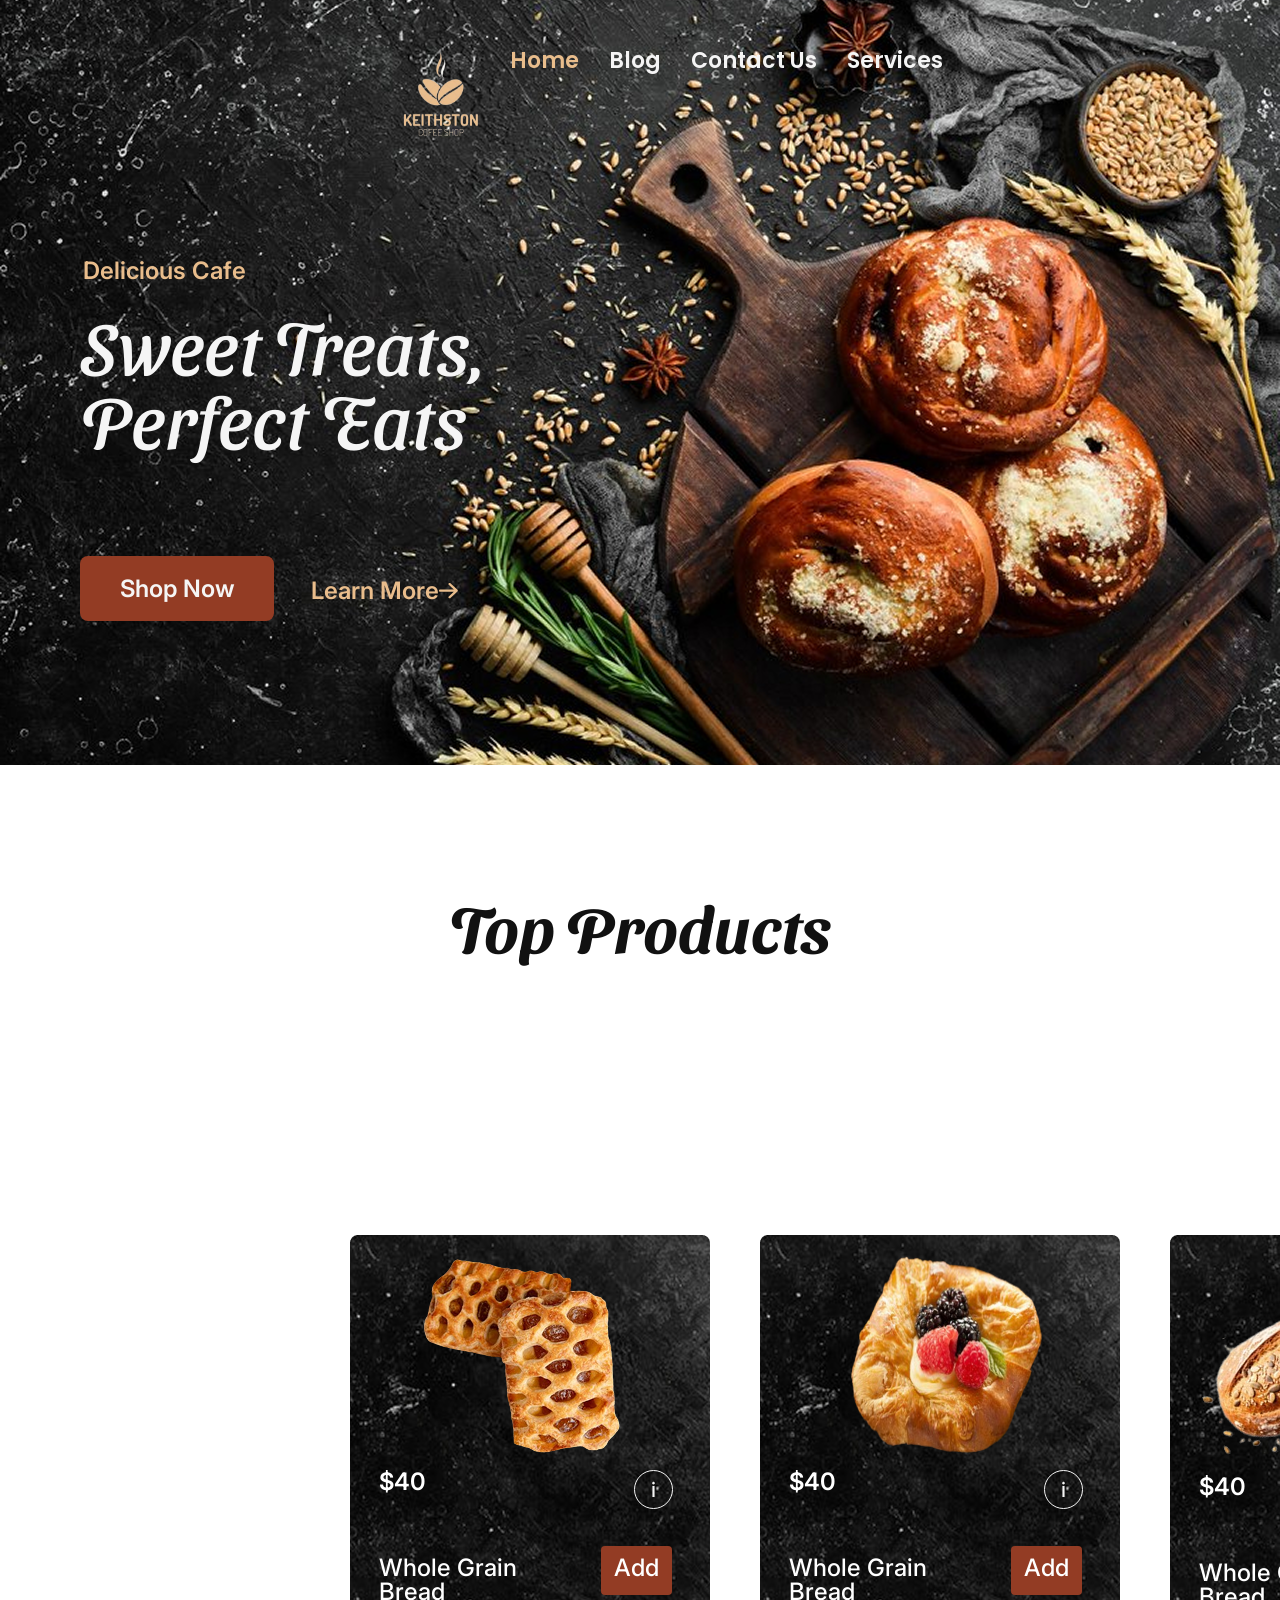
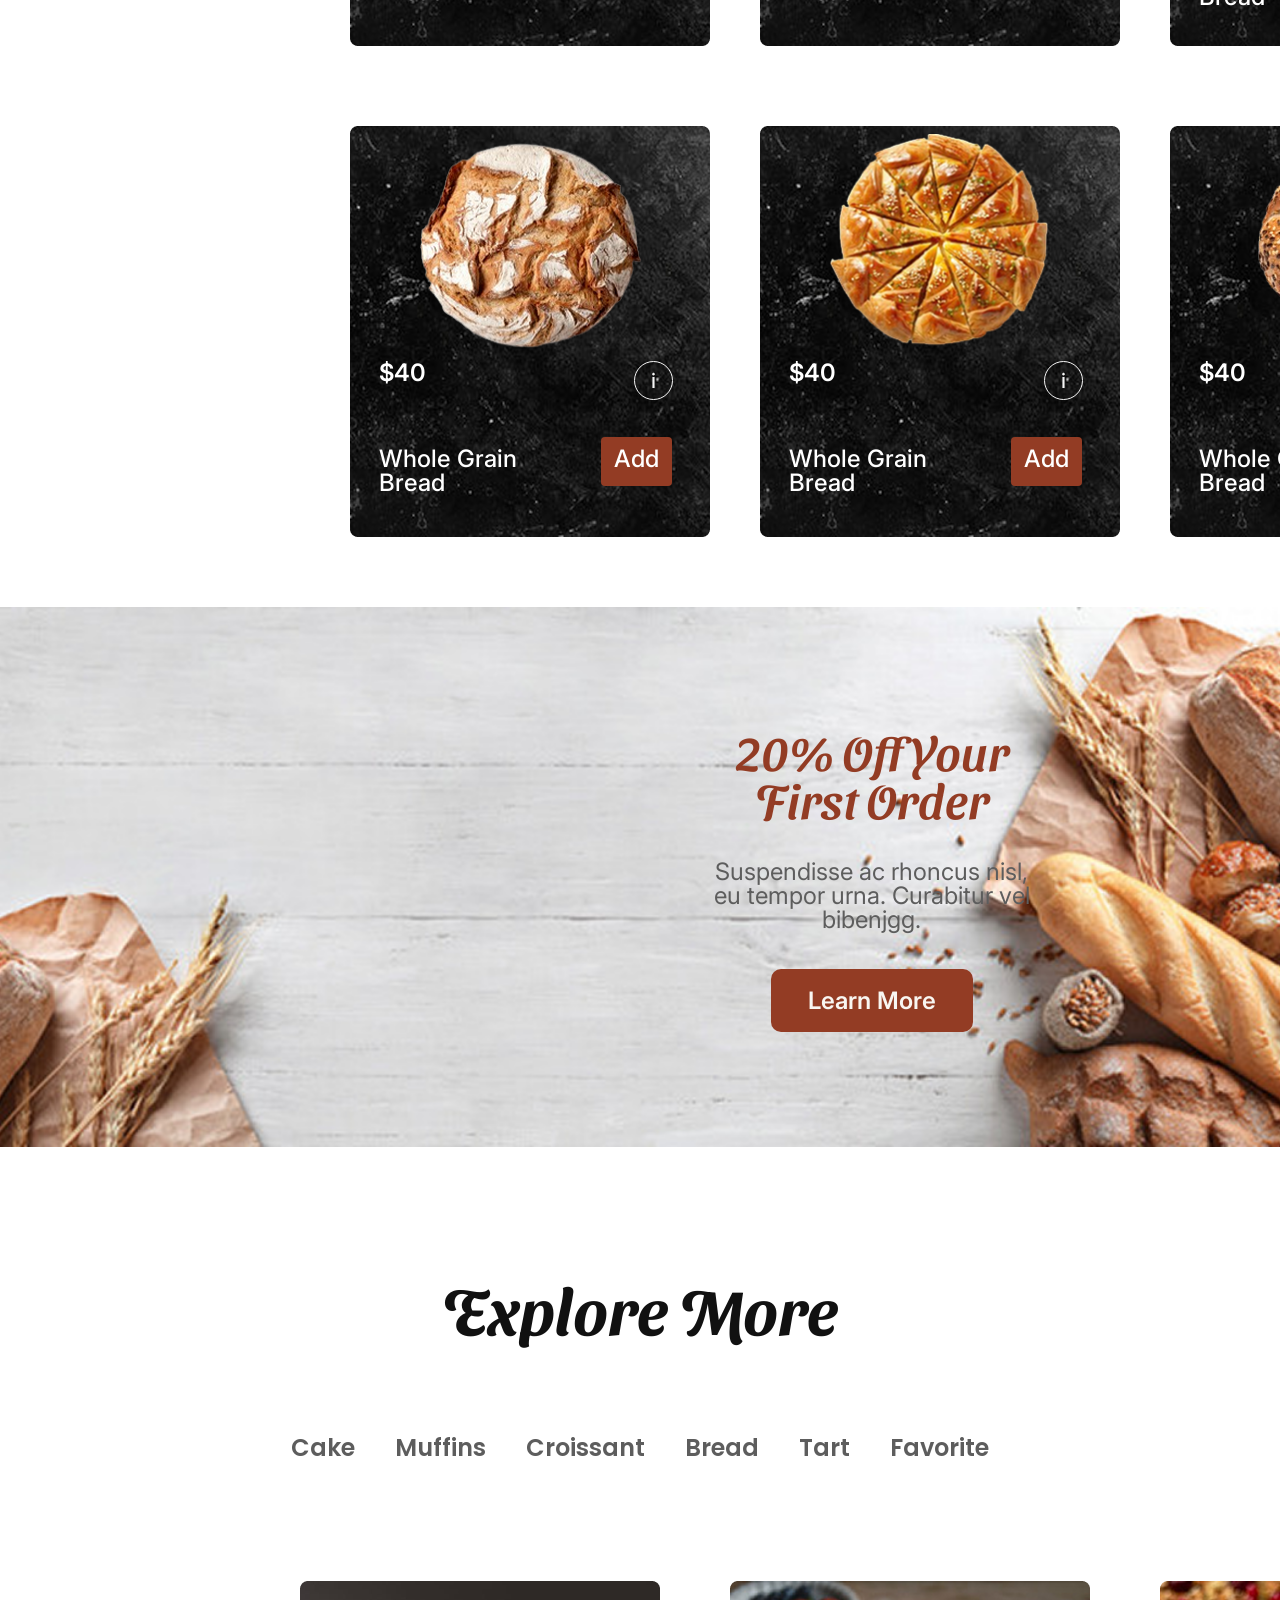
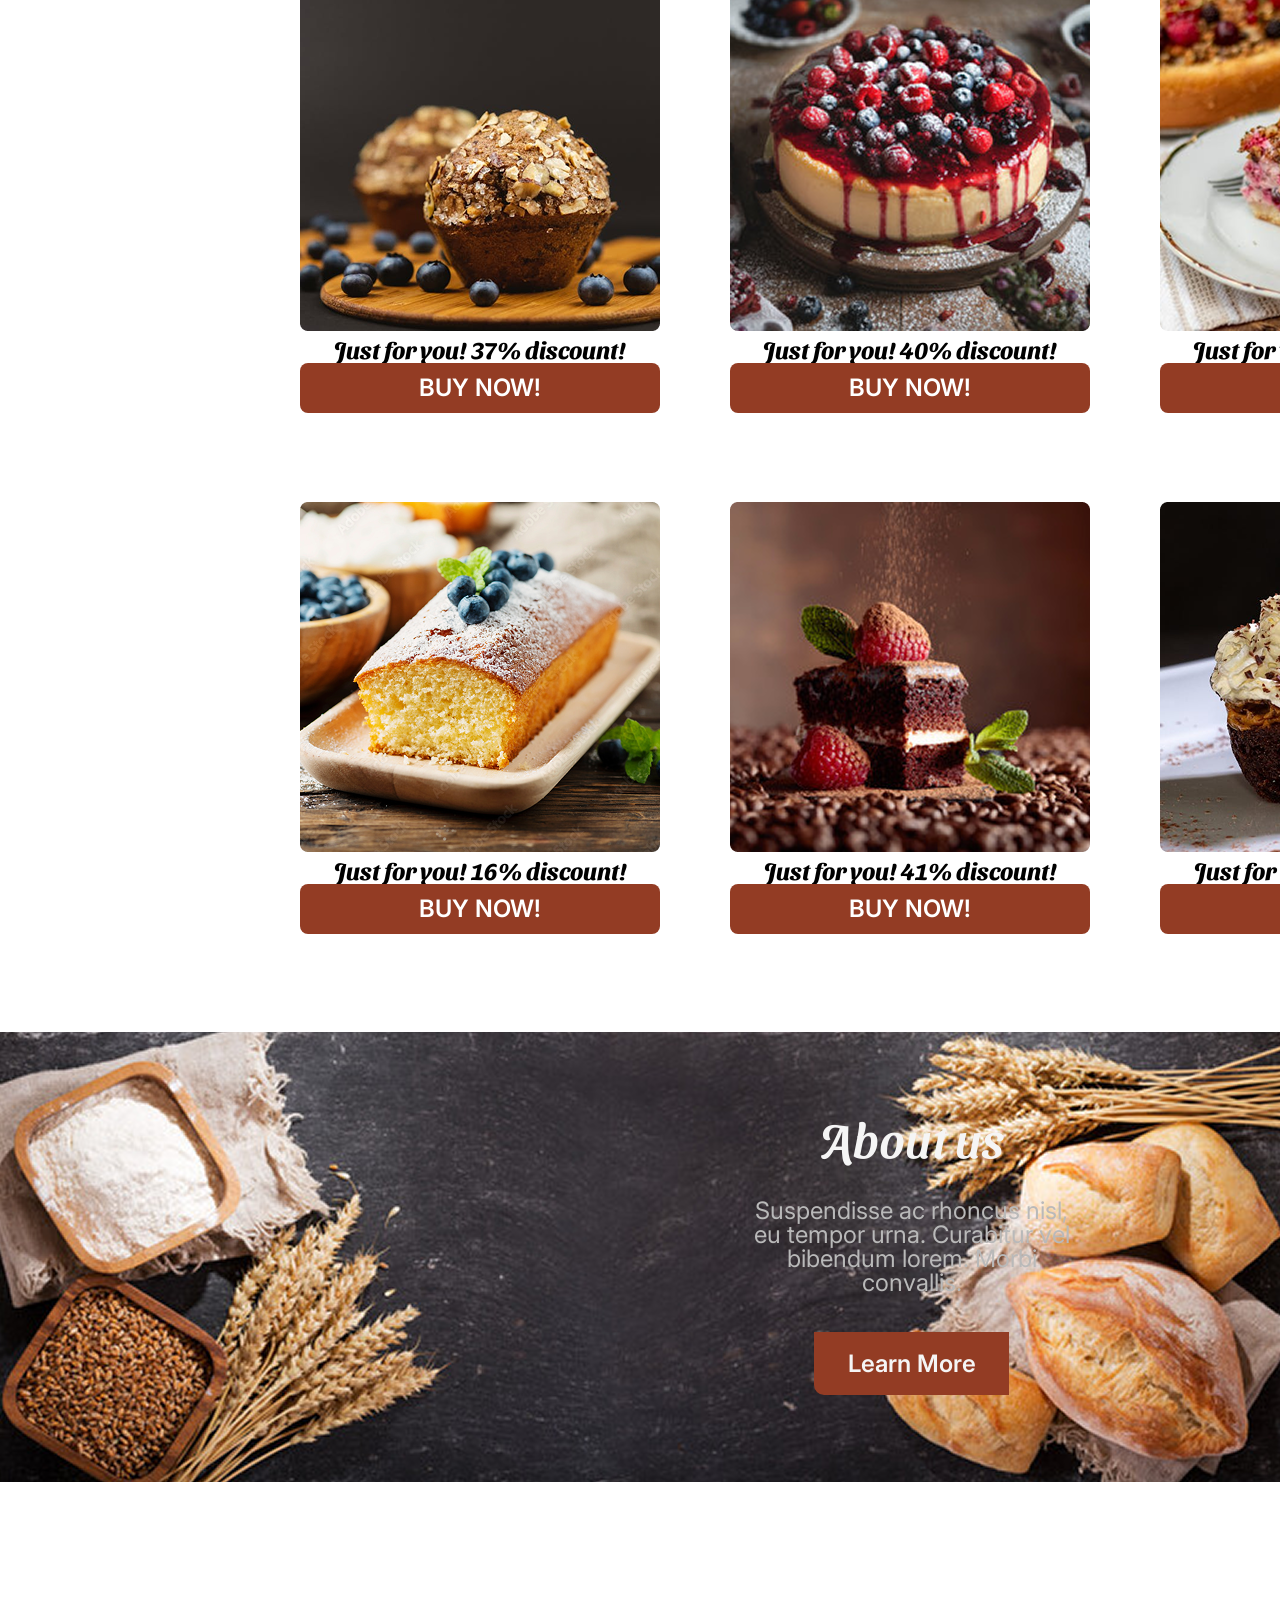
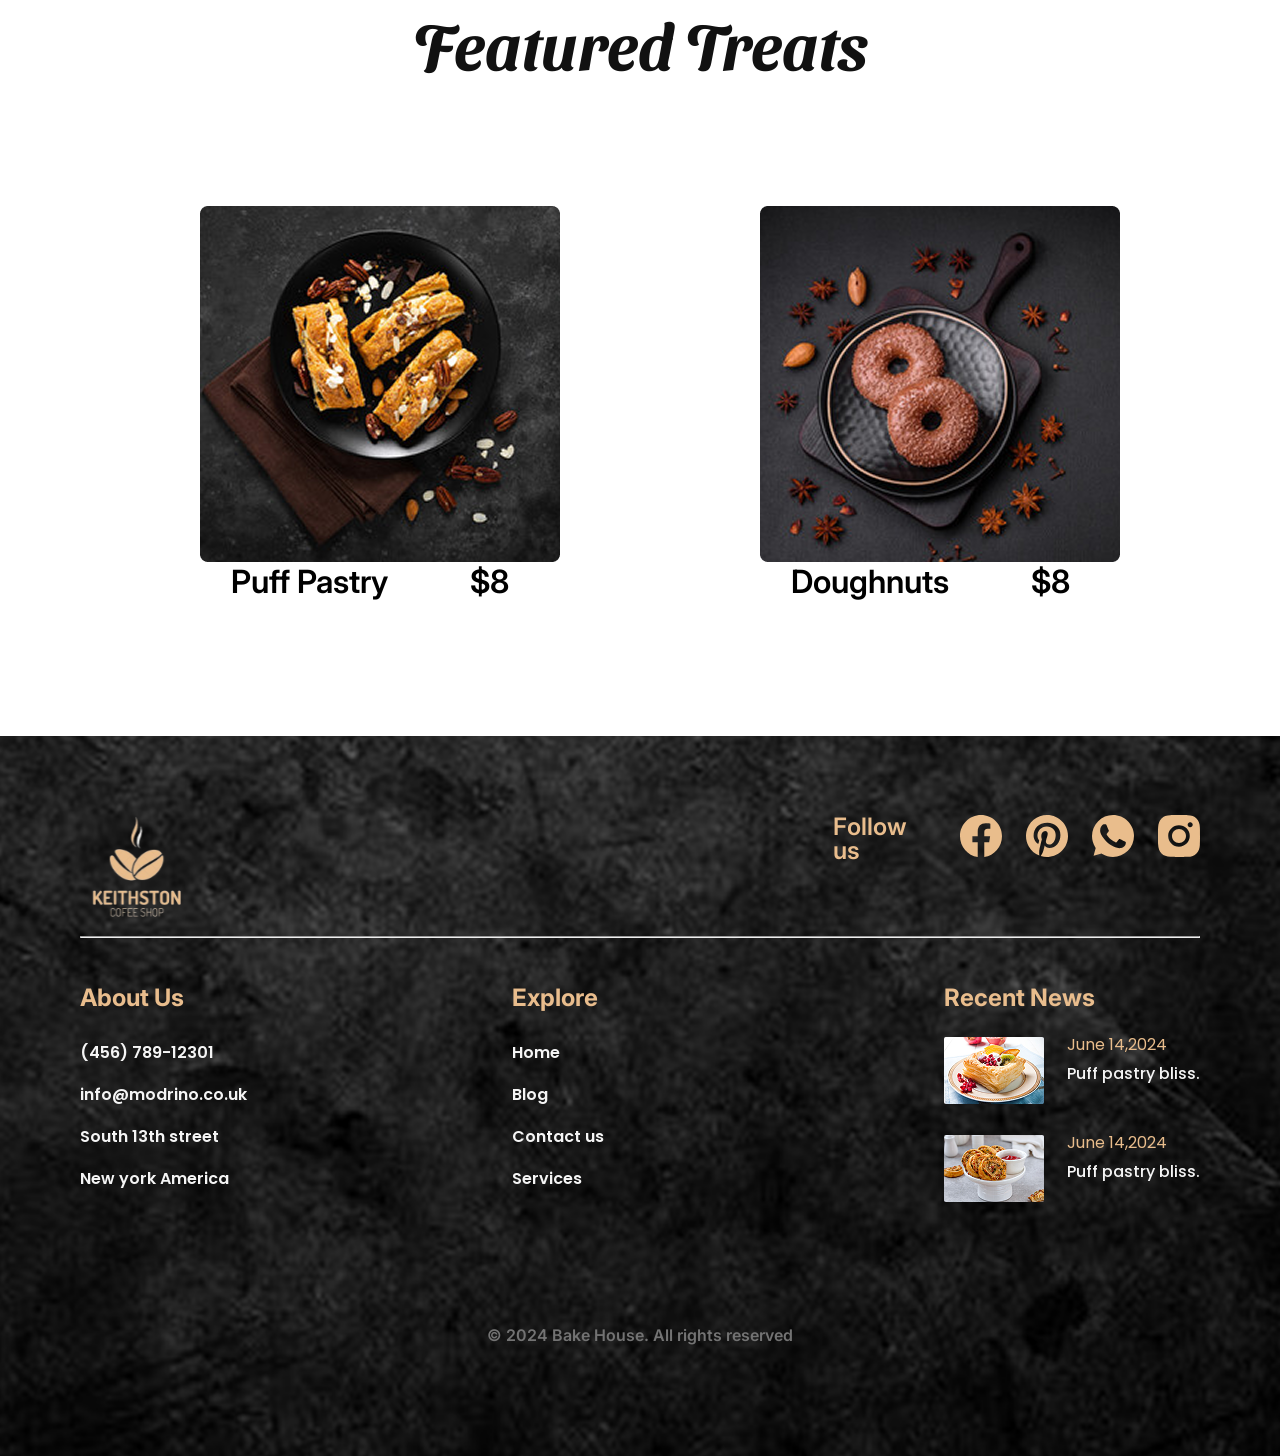
<file: index.html>
<!doctype html>
<html lang="en">
  <head>
    <meta charset="UTF-8" />
    <meta name="viewport" content="width=device-width, initial-scale=1.0" />
    <title>Document</title>
    <link rel="stylesheet" href="./style.css" />
    <link rel="preconnect" href="https://fonts.googleapis.com" />
    <link rel="preconnect" href="https://fonts.gstatic.com" crossorigin />
    <link
      href="https://fonts.googleapis.com/css2?family=Sansita+Swashed:wght@300..900&display=swap"
      rel="stylesheet"
    />
    <link rel="preconnect" href="https://fonts.googleapis.com" />
    <link rel="preconnect" href="https://fonts.gstatic.com" crossorigin />
    <link
      href="https://fonts.googleapis.com/css2?family=Poppins:ital,wght@0,100;0,200;0,300;0,400;0,500;0,600;0,700;0,800;0,900;1,100;1,200;1,300;1,400;1,500;1,600;1,700;1,800;1,900&family=Sansita+Swashed:wght@300..900&display=swap"
      rel="stylesheet"
    />
    <link rel="preconnect" href="https://fonts.googleapis.com" />
    <link rel="preconnect" href="https://fonts.gstatic.com" crossorigin />
    <link
      href="https://fonts.googleapis.com/css2?family=Inter:ital,opsz,wght@0,14..32,100..900;1,14..32,100..900&family=Poppins:ital,wght@0,100;0,200;0,300;0,400;0,500;0,600;0,700;0,800;0,900;1,100;1,200;1,300;1,400;1,500;1,600;1,700;1,800;1,900&family=Sansita+Swashed:wght@300..900&display=swap"
      rel="stylesheet"
    />
  </head>
  <body>
    <header class="start">
      <div class="Hello">
        <ul class="links">
          <img
            src="./images/Modrino__2_-removebg-preview 1.svg"
            alt=""
            class="Modrino"
          />
          <li class="Home">Home</li>
          <li class="link">Blog</li>
          <li class="link">Contact Us</li>
          <li class="link">Services</li>
        </ul>
      </div>

      <h3 class="Cafe-text">Delicious Cafe</h3>
      <h1 class="Perfect-text">
        Sweet Treats, <br />
        Perfect Eats
      </h1>
      <div class="More-img">
        <button class="btn">Shop Now</button>
        <h3 class="More-text">Learn More</h3>
        <img src="./images/Strelka.svg" alt="" class="Strelka" />
      </div>
    </header>
    <center>
      <div class="Top">
        <h1 class="Top-text">Top Products</h1>
      </div>
    </center>

    <section class="cards">
      <div class="card">
        <center>
          <img src="./images/Cookie-1.png" alt="" class="Cookie-img" />
        </center>
        <div class="Information">
          <h2 class="price">$40</h2>
          <img src="./images/strelka-2.svg" alt="" class="strelka-2" />
        </div>
        <div class="Bread-Add">
          <h2 class="Bread-text">
            Whole Grain <br />
            Bread
          </h2>
          <a href="./card-1.html" class="Add-btn">Add</a>
        </div>
      </div>

      <div class="card">
        <center>
          <img src="./images/Cookie-2.png" alt="" class="Cookie-img" />
        </center>
        <div class="Information">
          <h2 class="price">$40</h2>
          <img src="./images/strelka-2.svg" alt="" class="strelka-2" />
        </div>
        <div class="Bread-Add">
          <h2 class="Bread-text">
            Whole Grain <br />
            Bread
          </h2>
          <a href="./card-2.html" class="Add-btn">Add</a>
        </div>
      </div>

      <div class="card">
        <center>
          <img src="./images/Cookie-3.png" alt="" class="Cookie-img-3" />
        </center>
        <div class="Information">
          <h2 class="price">$40</h2>
          <img src="./images/strelka-2.svg" alt="" class="strelka-2" />
        </div>
        <div class="Bread-Add">
          <h2 class="Bread-text">
            Whole Grain <br />
            Bread
          </h2>
          <a href="./card-3.html" class="Add-btn">Add</a>
        </div>
      </div>

      <div class="card">
        <center>
          <img src="./images/Cookie-4.png" alt="" class="Cookie-img" />
        </center>
        <div class="Information">
          <h2 class="price">$40</h2>
          <img src="./images/strelka-2.svg" alt="" class="strelka-2" />
        </div>
        <div class="Bread-Add">
          <h2 class="Bread-text">
            Whole Grain <br />
            Bread
          </h2>
          <a href="./card-4.html" class="Add-btn">Add</a>
        </div>
      </div>

      <div class="card">
        <center>
          <img src="./images/Cookie-5.png" alt="" class="Cookie-img" />
        </center>
        <div class="Information">
          <h2 class="price">$40</h2>
          <img src="./images/strelka-2.svg" alt="" class="strelka-2" />
        </div>
        <div class="Bread-Add">
          <h2 class="Bread-text">
            Whole Grain <br />
            Bread
          </h2>
          <a href="./card-5.html" class="Add-btn">Add</a>
        </div>
      </div>

      <div class="card">
        <center>
          <img src="./images/Cookie-6.png" alt="" class="Cookie-img" />
        </center>
        <div class="Information">
          <h2 class="price">$40</h2>
          <img src="./images/strelka-2.svg" alt="" class="strelka-2" />
        </div>
        <div class="Bread-Add">
          <h2 class="Bread-text">
            Whole Grain <br />
            Bread
          </h2>
          <a href="./card-6.html" class="Add-btn">Add</a>
        </div>
      </div>
    </section>

    <section class="Wrapper">
      <div class="Bread">
        <h1 class="Order-text">
          20% Off Your <br />
          First Order
        </h1>
        <h2 class="Suspendisse">
          Suspendisse ac rhoncus nisl, <br />
          eu tempor urna. Curabitur vel <br />
          bibenjgg.
        </h2>
        <center>
          <button class="Learn-More-btn">Learn More</button>
        </center>
      </div>
    </section>
    <h1 class="Explore">Explore More</h1>
    <div class="Menu container">
      <ul class="Menu-Links">
        <li class="Menu-Link">Cake</li>
        <li class="Menu-Link">Muffins</li>
        <li class="Menu-Link">Croissant</li>
        <li class="Menu-Link">Bread</li>
        <li class="Menu-Link">Tart</li>
        <li class="Menu-Link">Favorite</li>
      </ul>
    </div>

    <section class="Caces">
      <div class="Cake-cards">
        <img src="./images/Cake-1.png" alt="" class="Cake-img" />
        <center>
          <h1 class="discount">Just for you! 37% discount!</h1>
        </center>
        <button class="BUY-RIGHT-NOW">BUY NOW!</button>
      </div>

      <div class="Cake-cards">
        <img src="./images/Cake-2.png" alt="" class="Cake-img" />
        <center>
          <h1 class="discount">Just for you! 40% discount!</h1>
        </center>
        <button class="BUY-RIGHT-NOW">BUY NOW!</button>
      </div>

      <div class="Cake-cards">
        <img src="./images/Cake-3.png" alt="" class="Cake-img" />
        <center>
          <h1 class="discount">Just for you! 80% discount!</h1>
        </center>
        <button class="BUY-RIGHT-NOW">BUY NOW!</button>
      </div>
    </section>

    <section class="Caces">
      <div class="Cake-cards">
        <img src="./images/Cake-4.png" alt="" class="Cake-img" />
        <center>
          <h1 class="discount">Just for you! 16% discount!</h1>
        </center>
        <button class="BUY-RIGHT-NOW">BUY NOW!</button>
      </div>

      <div class="Cake-cards">
        <img src="./images/Cake-5.png" alt="" class="Cake-img" />
        <center>
          <h1 class="discount">Just for you! 41% discount!</h1>
        </center>
        <button class="BUY-RIGHT-NOW">BUY NOW!</button>
      </div>

      <div class="Cake-cards">
        <img src="./images/Cake-6.png" alt="" class="Cake-img" />
        <center>
          <h1 class="discount">Just for you! 65% discount!</h1>
        </center>
        <button class="BUY-RIGHT-NOW">BUY NOW!</button>
      </div>
    </section>

    <section class="US">
      <div class="Muka">
        <h1 class="About-text">About us</h1>
        <h2 class="EU-text">
          Suspendisse ac rhoncus nisl, <br />
          eu tempor urna. Curabitur vel <br />
          bibendum lorem. Morbi <br />
          convallis.
        </h2>
        <center>
          <button class="Read-More-btn">Learn More</button>
        </center>
      </div>
    </section>

    <h1 class="Featured">Featured Treats</h1>

    <section class="Foods-all">
      <div class="Foods">
        <img src="./images/Food-1.png" alt="" class="Food-1" />
        <div class="Food">
          <h2 class="Puff-text">Puff Pastry</h2>
          <h2 class="Dollar-text">$8</h2>
        </div>
      </div>

      <div class="Foods">
        <img src="./images/Food-2.png" alt="" class="Food-1" />
        <div class="Food">
          <h2 class="Puff-text">Doughnuts</h2>
          <h2 class="Dollar-text">$8</h2>
        </div>
      </div>

      <div class="Foods">
        <img src="./images/Food-3.png" alt="" class="Food-1" />
        <div class="Food">
          <h2 class="Puff-text">Brownies</h2>
          <h2 class="Dollar-text">$8</h2>
        </div>
      </div>
    </section>

    <footer class="Contact-us">
      <div class="Support container">
        <div class="Follow-us">
          <img
            src="./images/Modrino__2_-removebg-preview 1.svg"
            alt=""
            class="Modrino-67"
          />
          <h3 class="Follow">Follow us</h3>
          <img src="./images/Facebook.svg" alt="" class="Facebook" />
          <img src="./images/No-name.svg" alt="" class="No-name" />
          <img src="./images/WhatsApp.svg" alt="" class="WhatsApp" />
          <img src="./images/Instagramm.svg" alt="" class="Instagramm" />
        </div>
        <hr />
      </div>
      <div class="footer-wrapper container">
        <ul class="Information-67">
          <li class="Information-69"><h2>About Us</h2></li>
          <li class="W"><a href="#" class="Number-67">(456) 789-12301</a></li>
          <li class="V">
            <a href="#" class="Number-67">info@modrino.co.uk</a>
          </li>
          <li class="V"><a href="#" class="Number-67">South 13th street</a></li>
          <li class="V"><a href="#" class="Number-67">New york America</a></li>
        </ul>

        <ul class="Information-67">
          <li class="Information-69"><h2>Explore</h2></li>
          <li class="W"><a href="#" class="Number-67">Home</a></li>
          <li class="V"><a href="#" class="Number-67">Blog</a></li>
          <li class="V"><a href="#" class="Number-67">Contact us</a></li>
          <li class="V"><a href="#" class="Number-67">Services</a></li>
        </ul>
        <ul class="End">
          <li class="End-text"><h2>Recent News</h2></li>

          <li class="Flex-end">
            <img src="./images/1.png" alt="" class="img-1-end">
            <div>
              <p class="Ower">June 14,2024</p>
              <p class="Owen">Puff pastry bliss.</p>

          <li class="Flex-end">
            <img src="./images/2.png" alt="" class="img-1-end">
            <div>
              <p class="Ower">June 14,2024</p>
              <p class="Owen">Puff pastry bliss.</p>
            </div>
          </li>
        </ul>
      </div>

      <div>
        <p class="Konets">© 2024 Bake House. All rights reserved</p>
      </div>
    </footer>
  </body>
</html>
</file>
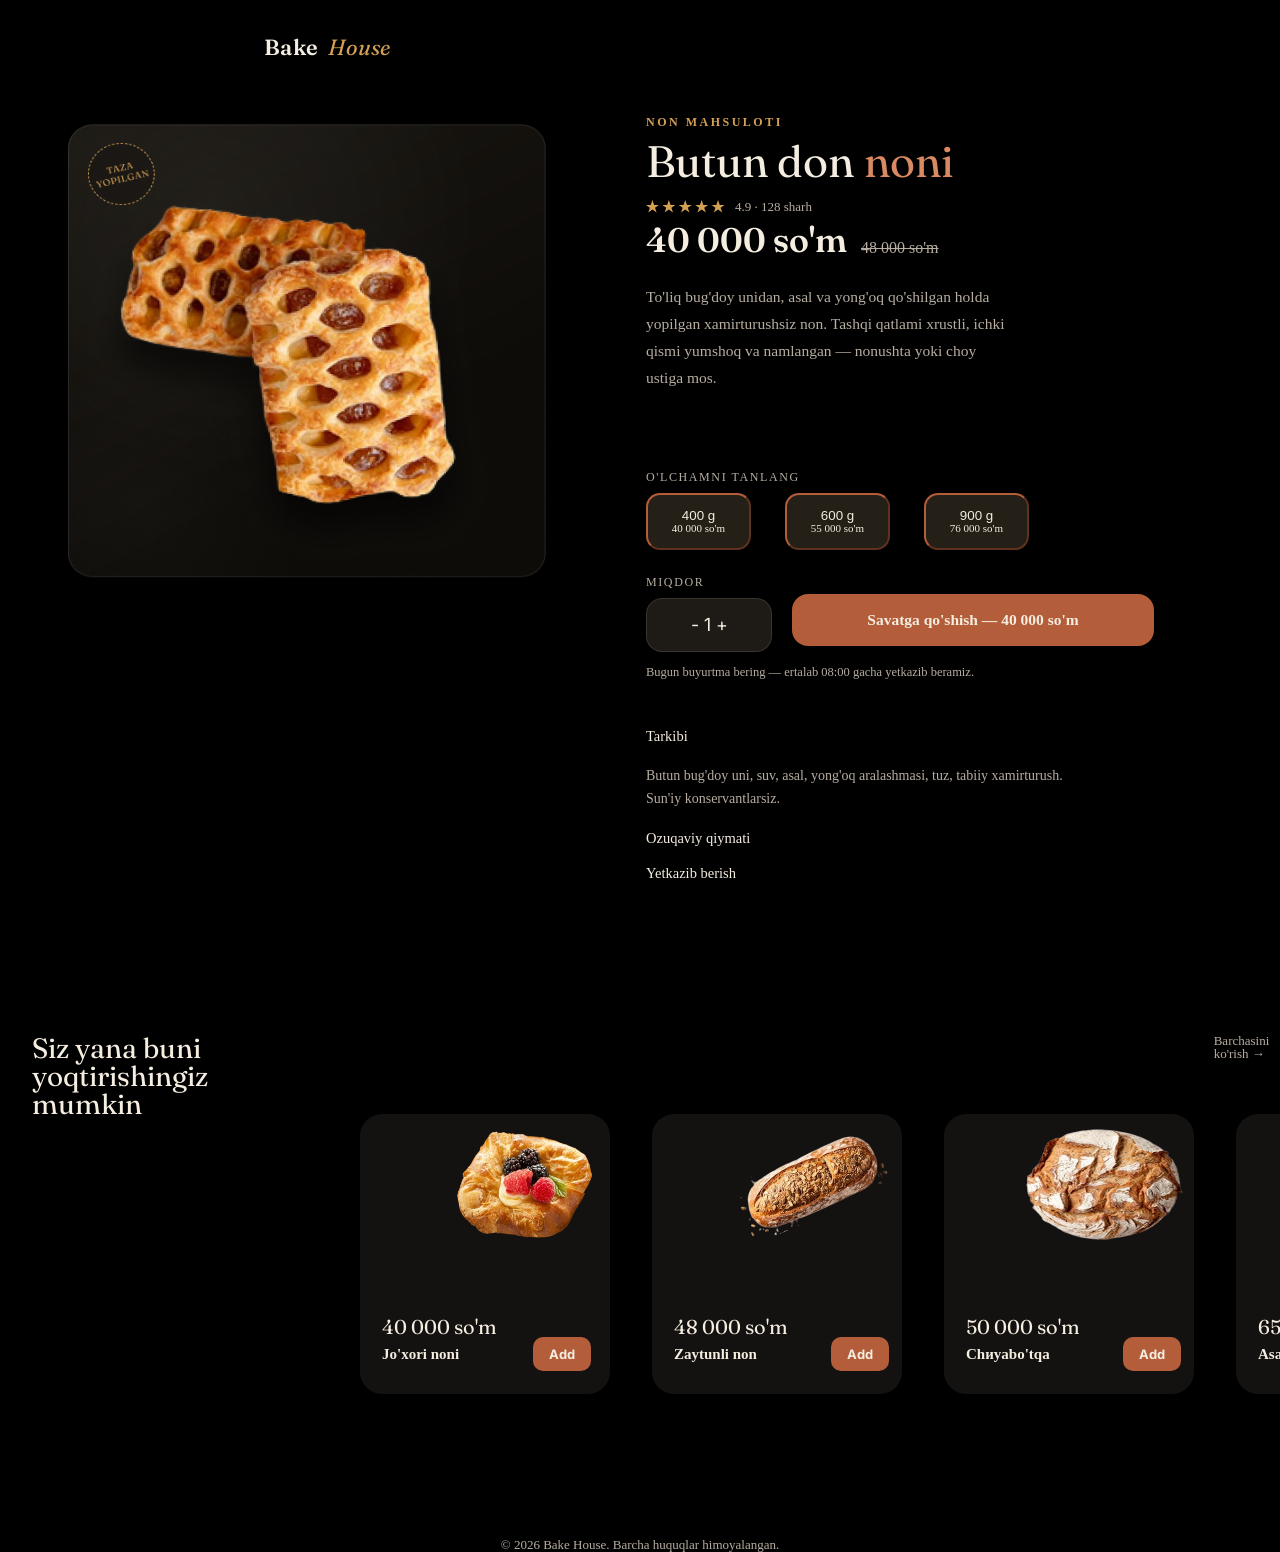
<file: card-1.html>
<!DOCTYPE html>
<html lang="en">
<head>
    <meta charset="UTF-8">
    <meta name="viewport" content="width=device-width, initial-scale=1.0">
    <title>Document</title>
    <link rel="stylesheet" href="./detail.css">
    <link rel="preconnect" href="https://fonts.googleapis.com">
<link rel="preconnect" href="https://fonts.gstatic.com" crossorigin>
<link href="https://fonts.googleapis.com/css2?family=Fraunces:ital,opsz,wght@0,9..144,100..900;1,9..144,100..900&family=Inter:ital,opsz,wght@0,14..32,100..900;1,14..32,100..900&family=Poppins:ital,wght@0,100;0,200;0,300;0,400;0,500;0,600;0,700;0,800;0,900;1,100;1,200;1,300;1,400;1,500;1,600;1,700;1,800;1,900&family=Sansita+Swashed:wght@300..900&display=swap" rel="stylesheet">
<link rel="preconnect" href="https://fonts.googleapis.com">
<link rel="preconnect" href="https://fonts.gstatic.com" crossorigin>
<link href="https://fonts.googleapis.com/css2?family=Atkinson+Hyperlegible+Mono:ital,wght@0,200..800;1,200..800&family=Fraunces:ital,opsz,wght@0,9..144,100..900;1,9..144,100..900&family=Inter:ital,opsz,wght@0,14..32,100..900;1,14..32,100..900&family=Poppins:ital,wght@0,100;0,200;0,300;0,400;0,500;0,600;0,700;0,800;0,900;1,100;1,200;1,300;1,400;1,500;1,600;1,700;1,800;1,900&family=Sansita+Swashed:wght@300..900&display=swap" rel="stylesheet">
</head>
<body>
    <section class="wrapper">
        <section class="wrapper container">
            <div class="text">
        <h2 class="bake">Bake</h2>
<h2 class="house">House</h2>
<ul class="links">
<li class="link">Bosh</li>
<li class="link-2">sahifa</li>
<li class="link">Blog</li>
<li class="link">Xizmatlar</li>
<li class="link">Aloqa</li>
</ul>
</div>


</section>
    </section>
    <section class="menu">
        
            <img src="./images/Oa.png" alt="" class="img">
        
        <div class="menu-1">
            <h2 class="non">Non mahsuloti</h2>
            <div class="text"><h1 class="don">Butun don</h1> <h1 class="noni">noni</h1></div>
            <div class="price">
            <img src="./images/zvezda.svg" alt="" class="zvezda">
            <h3 class="nomera">4.9 · 128 sharh</h3>
        </div>
            <div>
                <div class="money">
            <h1 class="som">40 000 so'm</h1>
        <h3 class="som-2">48 000 so'm</h3>
    </div>
        </div>
        <div class="texts">
        <h2 class="bugdoy">To'liq bug'doy unidan, asal va yong'oq qo'shilgan holda <br>
yopilgan xamirturushsiz non. Tashqi qatlami xrustli, ichki <br>
qismi yumshoq va namlangan — nonushta yoki choy <br>
ustiga mos.</h2>
</div>
<h2 class="tanlang">O'lchamni tanlang</h2>
<div class="gram">
<button class="btn">400 g <br> <h3 class="som-1">40 000 so'm</h3></button>
<button class="btn">600 g <br> <h3 class="som-1">55 000 so'm</h3></button>
<button class="btn">900 g <br> <h3 class="som-1">76 000 so'm</h3></button>
</div>
<h2 class="Miqdor">Miqdor</h2>

<div class="buttons">
    <button class="plus">- 1 +</button>
    <button class="btn-1">Savatga qo'shish — 40 000 so'm</button>
</div>
<h4 class="text-2">Bugun buyurtma bering — ertalab 08:00 gacha yetkazib beramiz.</h4>
<h3 class="text-3">Tarkibi</h3>
<h3 class="text-4">Butun bug'doy uni, suv, asal, yong'oq aralashmasi, tuz, tabiiy xamirturush. <br>
Sun'iy konservantlarsiz.</h3>
<h3 class="text-5">Ozuqaviy qiymati</h3>
<h3 class="text-6">Yetkazib berish</h3>
        </div>
    </section>
    <section class="choice">
        <div class="choice-1">
<h1 class="text-7">Siz yana buni yoqtirishingiz mumkin</h1>
<h3 class="text-8">Barchasini ko'rish →</h3>
        </div>
        <div class="cards">
<div class="card">
    <img src="./images/Cookie-2.png" alt="" class="cookie">
    <h3 class="som-3">40 000 so'm</h3>
    <span class="text-9">Jo'xori noni</span>
    <button class="btn-2">Add</button>
</div>



<div class="card">
    <img src="./images/Cookie-3.png" alt="" class="cookie">
    <h3 class="som-3">48 000 so'm</h3>
    <span class="text-9">Zaytunli non</span>
    <button class="btn-2">Add</button>
</div>




<div class="card">
    <img src="./images/Cookie-4.png" alt="" class="cookie">
    <h3 class="som-3">50 000 so'm</h3>
    <span class="text-9">Chиyabo'tqa </span>
    <button class="btn-2">Add</button>
</div>


<div class="card">
    <img src="./images/Cookie-5.png" alt="" class="cookie">
    <h3 class="som-3">65 000 so'm</h3>
    <span class="text-9">Asalli non</span>
    <button class="btn-2">Add</button>
</div>
        </div>
    </section>
    <center>
    <div class="end-1">
        <span class="end">© 2026 Bake House. Barcha huquqlar himoyalangan.</span>
    </div>
</center>
</body>
</html>
</file>
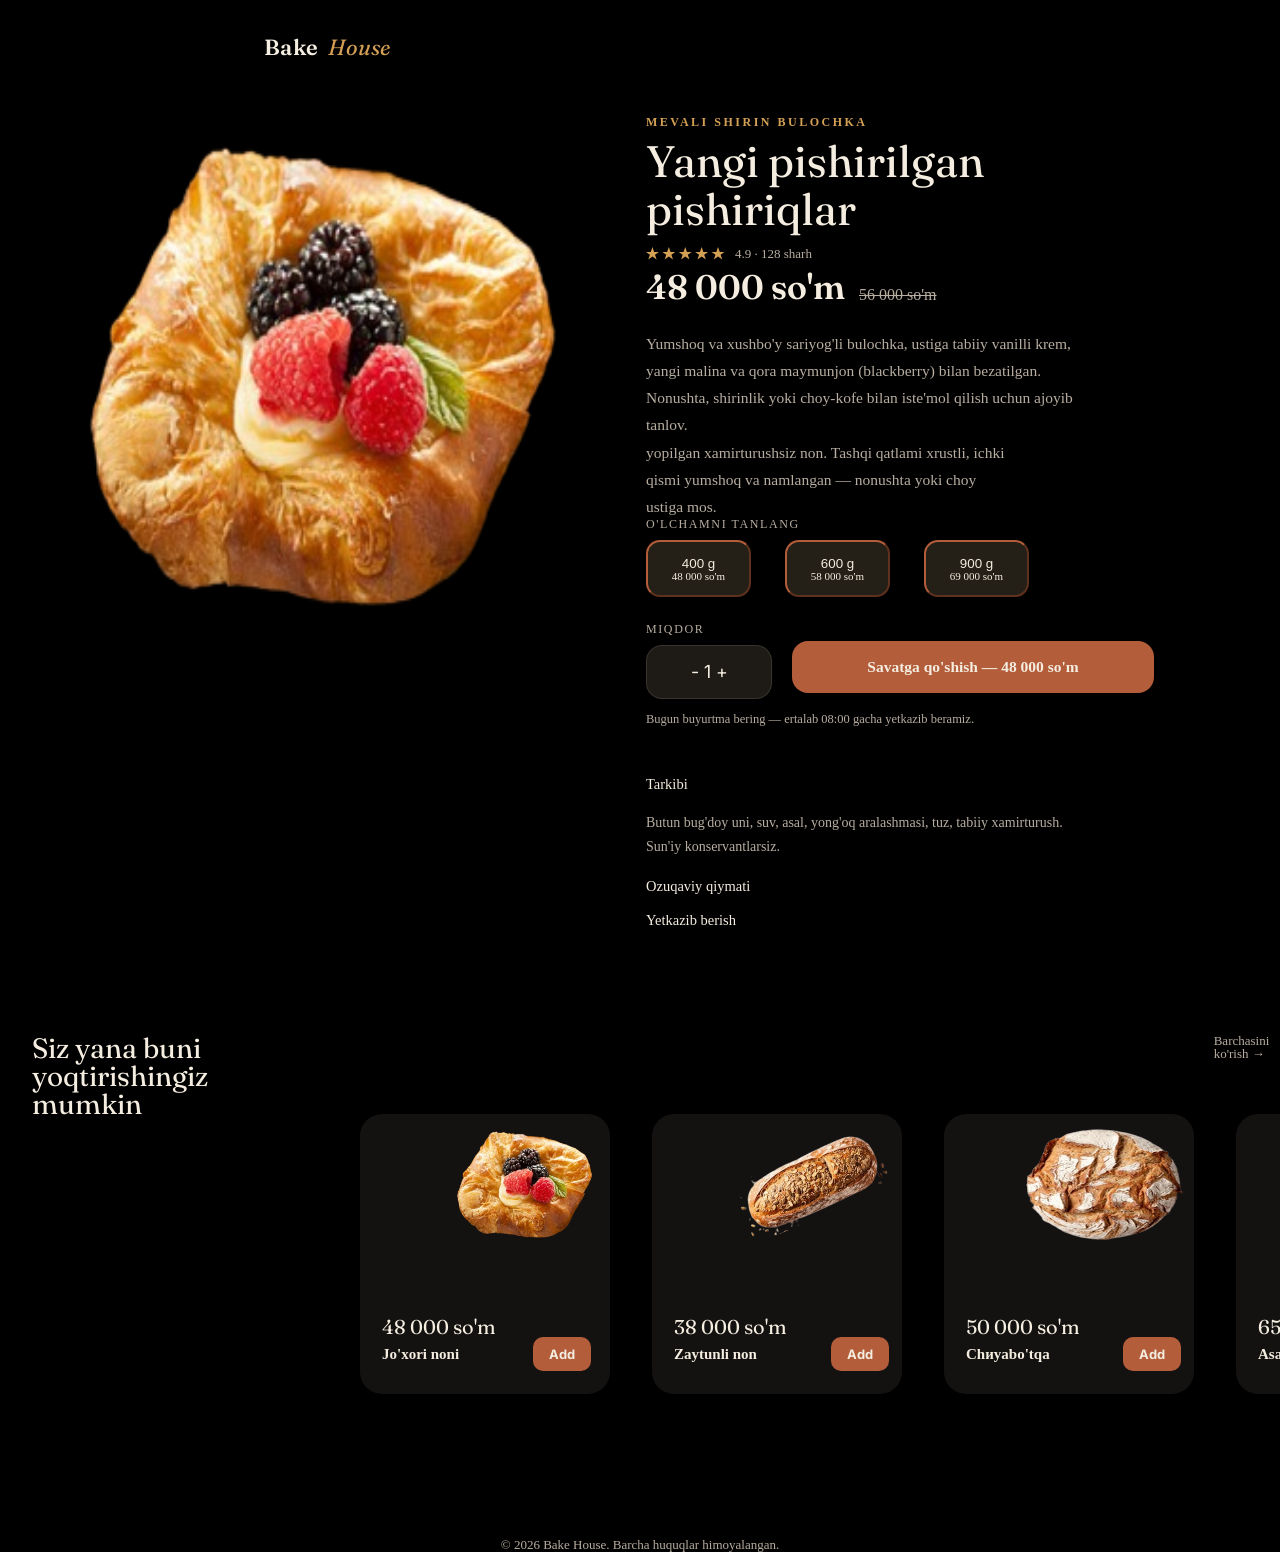
<file: card-2.html>
<!DOCTYPE html>
<html lang="en">
<head>
    <meta charset="UTF-8">
    <meta name="viewport" content="width=device-width, initial-scale=1.0">
    <title>Document</title>
    <link rel="stylesheet" href="./detail.css">
        <link rel="preconnect" href="https://fonts.googleapis.com">
<link rel="preconnect" href="https://fonts.gstatic.com" crossorigin>
<link href="https://fonts.googleapis.com/css2?family=Fraunces:ital,opsz,wght@0,9..144,100..900;1,9..144,100..900&family=Inter:ital,opsz,wght@0,14..32,100..900;1,14..32,100..900&family=Poppins:ital,wght@0,100;0,200;0,300;0,400;0,500;0,600;0,700;0,800;0,900;1,100;1,200;1,300;1,400;1,500;1,600;1,700;1,800;1,900&family=Sansita+Swashed:wght@300..900&display=swap" rel="stylesheet">
<link rel="preconnect" href="https://fonts.googleapis.com">
<link rel="preconnect" href="https://fonts.gstatic.com" crossorigin>
<link href="https://fonts.googleapis.com/css2?family=Atkinson+Hyperlegible+Mono:ital,wght@0,200..800;1,200..800&family=Fraunces:ital,opsz,wght@0,9..144,100..900;1,9..144,100..900&family=Inter:ital,opsz,wght@0,14..32,100..900;1,14..32,100..900&family=Poppins:ital,wght@0,100;0,200;0,300;0,400;0,500;0,600;0,700;0,800;0,900;1,100;1,200;1,300;1,400;1,500;1,600;1,700;1,800;1,900&family=Sansita+Swashed:wght@300..900&display=swap" rel="stylesheet">
</head>
<body>
    <section class="wrapper">
        <section class="wrapper container">
            <div class="text">
        <h2 class="bake">Bake</h2>
<h2 class="house">House</h2>
<ul class="links">
<li class="link">Bosh</li>
<li class="link-2">sahifa</li>
<li class="link">Blog</li>
<li class="link">Xizmatlar</li>
<li class="link">Aloqa</li>
</ul>
</div>


</section>
    </section>
    <section class="menu">
        
            <img src="./images/Cookie-2.png" alt="" class="img">
        
        <div class="menu-1">
            <h2 class="non">Mevali shirin bulochka</h2>
            <div class="text"><h1 class="don">Yangi pishirilgan pishiriqlar</h1></div>
            <div class="price">
            <img src="./images/zvezda.svg" alt="" class="zvezda">
            <h3 class="nomera">4.9 · 128 sharh</h3>
        </div>
            <div>
                <div class="money">
            <h1 class="som">48 000 so'm</h1>
        <h3 class="som-2">56 000 so'm</h3>
    </div>
        </div>
        <div class="texts">
        <h2 class="bugdoy">Yumshoq va xushbo'y sariyog'li bulochka, ustiga tabiiy vanilli krem, yangi malina va qora maymunjon (blackberry) bilan bezatilgan. Nonushta, shirinlik yoki choy-kofe bilan iste'mol qilish uchun ajoyib tanlov. <br>
yopilgan xamirturushsiz non. Tashqi qatlami xrustli, ichki <br>
qismi yumshoq va namlangan — nonushta yoki choy <br>
ustiga mos.</h2>
</div>
<h2 class="tanlang">O'lchamni tanlang</h2>
<div class="gram">
<button class="btn">400 g <br> <h3 class="som-1">48 000 so'm</h3></button>
<button class="btn">600 g <br> <h3 class="som-1">58 000 so'm</h3></button>
<button class="btn">900 g <br> <h3 class="som-1">69 000 so'm</h3></button>
</div>
<h2 class="Miqdor">Miqdor</h2>

<div class="buttons">
    <button class="plus">- 1 +</button>
    <button class="btn-1">Savatga qo'shish — 48 000 so'm</button>
</div>
<h4 class="text-2">Bugun buyurtma bering — ertalab 08:00 gacha yetkazib beramiz.</h4>
<h3 class="text-3">Tarkibi</h3>
<h3 class="text-4">Butun bug'doy uni, suv, asal, yong'oq aralashmasi, tuz, tabiiy xamirturush. <br>
Sun'iy konservantlarsiz.</h3>
<h3 class="text-5">Ozuqaviy qiymati</h3>
<h3 class="text-6">Yetkazib berish</h3>
        </div>
    </section>
    <section class="choice">
        <div class="choice-1">
<h1 class="text-7">Siz yana buni yoqtirishingiz mumkin</h1>
<h3 class="text-8">Barchasini ko'rish →</h3>
        </div>
        <div class="cards">
<div class="card">
    <img src="./images/Cookie-2.png" alt="" class="cookie">
    <h3 class="som-3">48 000 so'm</h3>
    <span class="text-9">Jo'xori noni</span>
    <button class="btn-2">Add</button>
</div>



<div class="card">
    <img src="./images/Cookie-3.png" alt="" class="cookie">
    <h3 class="som-3">38 000 so'm</h3>
    <span class="text-9">Zaytunli non</span>
    <button class="btn-2">Add</button>
</div>




<div class="card">
    <img src="./images/Cookie-4.png" alt="" class="cookie">
    <h3 class="som-3">50 000 so'm</h3>
    <span class="text-9">Chиyabo'tqa </span>
    <button class="btn-2">Add</button>
</div>


<div class="card">
    <img src="./images/Cookie-5.png" alt="" class="cookie">
    <h3 class="som-3">65 000 so'm</h3>
    <span class="text-9">Asalli non</span>
    <button class="btn-2">Add</button>
</div>
        </div>
    </section>
    <center>
    <div class="end-1">
        <span class="end">© 2026 Bake House. Barcha huquqlar himoyalangan.</span>
    </div>
</center>
</body>
</html>
</file>
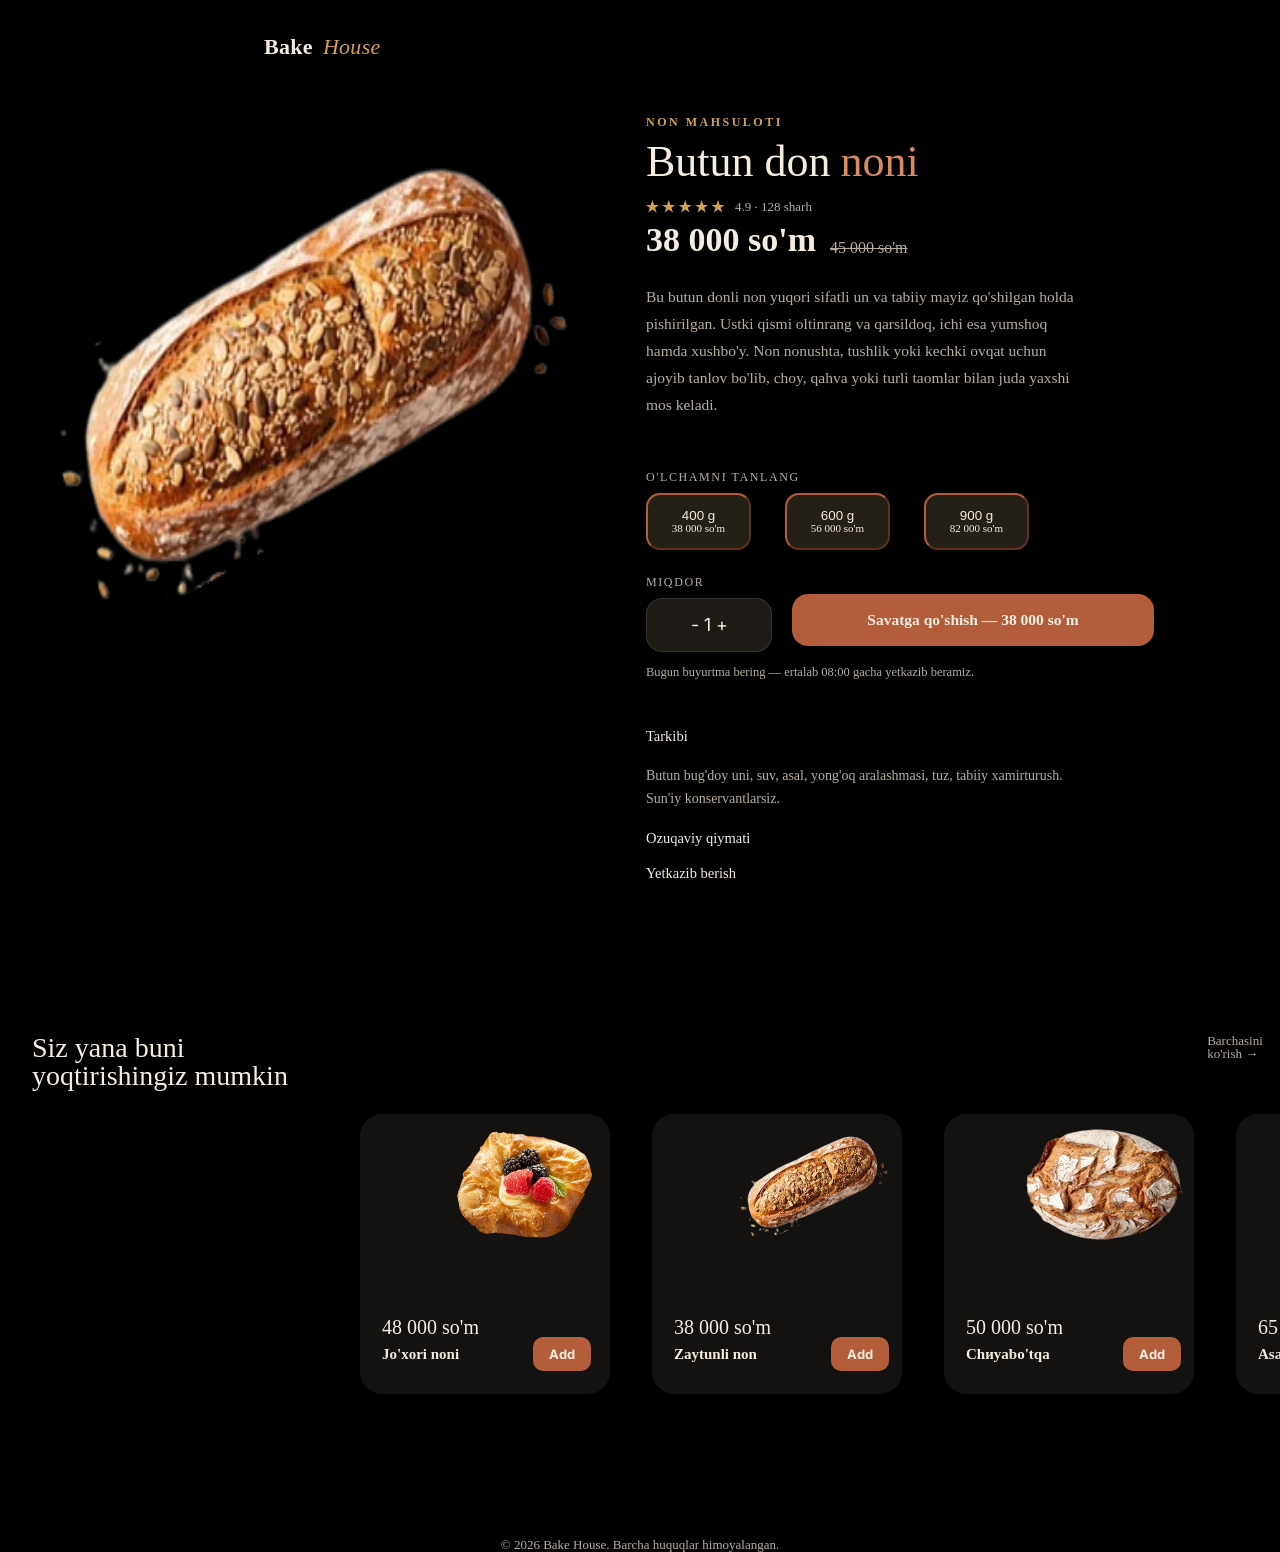
<file: card-3.html>
<!DOCTYPE html>
<html lang="en">
<head>
    <meta charset="UTF-8">
    <meta name="viewport" content="width=device-width, initial-scale=1.0">
    <title>Document</title>
<link rel="stylesheet" href="./detail.css">
        <link rel="preconnect" href="https://fonts.googleapis.com" />
    <link rel="preconnect" href="https://fonts.gstatic.com" crossorigin />
    <link
      href="https://fonts.googleapis.com/css2?family=Sansita+Swashed:wght@300..900&display=swap"
      rel="stylesheet"
    />
    <link rel="preconnect" href="https://fonts.googleapis.com" />
    <link rel="preconnect" href="https://fonts.gstatic.com" crossorigin />
    <link
      href="https://fonts.googleapis.com/css2?family=Poppins:ital,wght@0,100;0,200;0,300;0,400;0,500;0,600;0,700;0,800;0,900;1,100;1,200;1,300;1,400;1,500;1,600;1,700;1,800;1,900&family=Sansita+Swashed:wght@300..900&display=swap"
      rel="stylesheet"
    />
    <link rel="preconnect" href="https://fonts.googleapis.com" />
    <link rel="preconnect" href="https://fonts.gstatic.com" crossorigin />
    <link
      href="https://fonts.googleapis.com/css2?family=Inter:ital,opsz,wght@0,14..32,100..900;1,14..32,100..900&family=Poppins:ital,wght@0,100;0,200;0,300;0,400;0,500;0,600;0,700;0,800;0,900;1,100;1,200;1,300;1,400;1,500;1,600;1,700;1,800;1,900&family=Sansita+Swashed:wght@300..900&display=swap"
      rel="stylesheet"
    />
</head>
<body>
        <section class="wrapper">
        <section class="wrapper container">
            <div class="text">
        <h2 class="bake">Bake</h2>
<h2 class="house">House</h2>
<ul class="links">
<li class="link">Bosh</li>
<li class="link-2">sahifa</li>
<li class="link">Blog</li>
<li class="link">Xizmatlar</li>
<li class="link">Aloqa</li>
</ul>
</div>


</section>
    </section>
    <section class="menu">
        
            <img src="./images/Cookie-3.png" alt="" class="img">
        
        <div class="menu-1">
            <h2 class="non">Non mahsuloti</h2>
            <div class="text"><h1 class="don">Butun don</h1> <h1 class="noni">noni</h1></div>
            <div class="price">
            <img src="./images/zvezda.svg" alt="" class="zvezda">
            <h3 class="nomera">4.9 · 128 sharh</h3>
        </div>
            <div>
                <div class="money">
            <h1 class="som">38 000 so'm</h1>
        <h3 class="som-2">45 000 so'm </h3>
    </div>
        </div>
        <div class="texts">
        <h2 class="bugdoy">Bu butun donli non yuqori sifatli un va tabiiy mayiz qo'shilgan holda pishirilgan. Ustki qismi oltinrang va qarsildoq, ichi esa yumshoq hamda xushbo'y. Non nonushta, tushlik yoki kechki ovqat uchun ajoyib tanlov bo'lib, choy, qahva yoki turli taomlar bilan juda yaxshi mos keladi.</h2>
</div>
<h2 class="tanlang">O'lchamni tanlang</h2>
<div class="gram">
<button class="btn">400 g<h3 class="som-1">38 000 so'm</h3></button>
<button class="btn">600 g <br> <h3 class="som-1">56 000 so'm</h3></button>
<button class="btn">900 g <br> <h3 class="som-1">82 000 so'm</h3></button>
</div>
<h2 class="Miqdor">Miqdor</h2>

<div class="buttons">
    <button class="plus">- 1 +</button>
    <button class="btn-1">Savatga qo'shish — 38 000 so'm</button>
</div>
<h4 class="text-2">Bugun buyurtma bering — ertalab 08:00 gacha yetkazib beramiz.</h4>
<h3 class="text-3">Tarkibi</h3>
<h3 class="text-4">Butun bug'doy uni, suv, asal, yong'oq aralashmasi, tuz, tabiiy xamirturush. <br>
Sun'iy konservantlarsiz.</h3>
<h3 class="text-5">Ozuqaviy qiymati</h3>
<h3 class="text-6">Yetkazib berish</h3>
        </div>
    </section>
    <section class="choice">
        <div class="choice-1">
<h1 class="text-7">Siz yana buni yoqtirishingiz mumkin</h1>
<h3 class="text-8">Barchasini ko'rish →</h3>
        </div>
        <div class="cards">
<div class="card">
    <img src="./images/Cookie-2.png" alt="" class="cookie">
    <h3 class="som-3">48 000 so'm</h3>
    <span class="text-9">Jo'xori noni</span>
    <button class="btn-2">Add</button>
</div>



<div class="card">
    <img src="./images/Cookie-3.png" alt="" class="cookie">
    <h3 class="som-3">38 000 so'm</h3>
    <span class="text-9">Zaytunli non</span>
    <button class="btn-2">Add</button>
</div>




<div class="card">
    <img src="./images/Cookie-4.png" alt="" class="cookie">
    <h3 class="som-3">50 000 so'm</h3>
    <span class="text-9">Chиyabo'tqa </span>
    <button class="btn-2">Add</button>
</div>


<div class="card">
    <img src="./images/Cookie-5.png" alt="" class="cookie">
    <h3 class="som-3">65 000 so'm</h3>
    <span class="text-9">Asalli non</span>
    <button class="btn-2">Add</button>
</div>
        </div>
    </section>
    <center>
    <div class="end-1">
        <span class="end">© 2026 Bake House. Barcha huquqlar himoyalangan.</span>
    </div>
</center>
</body>
</html>
</file>
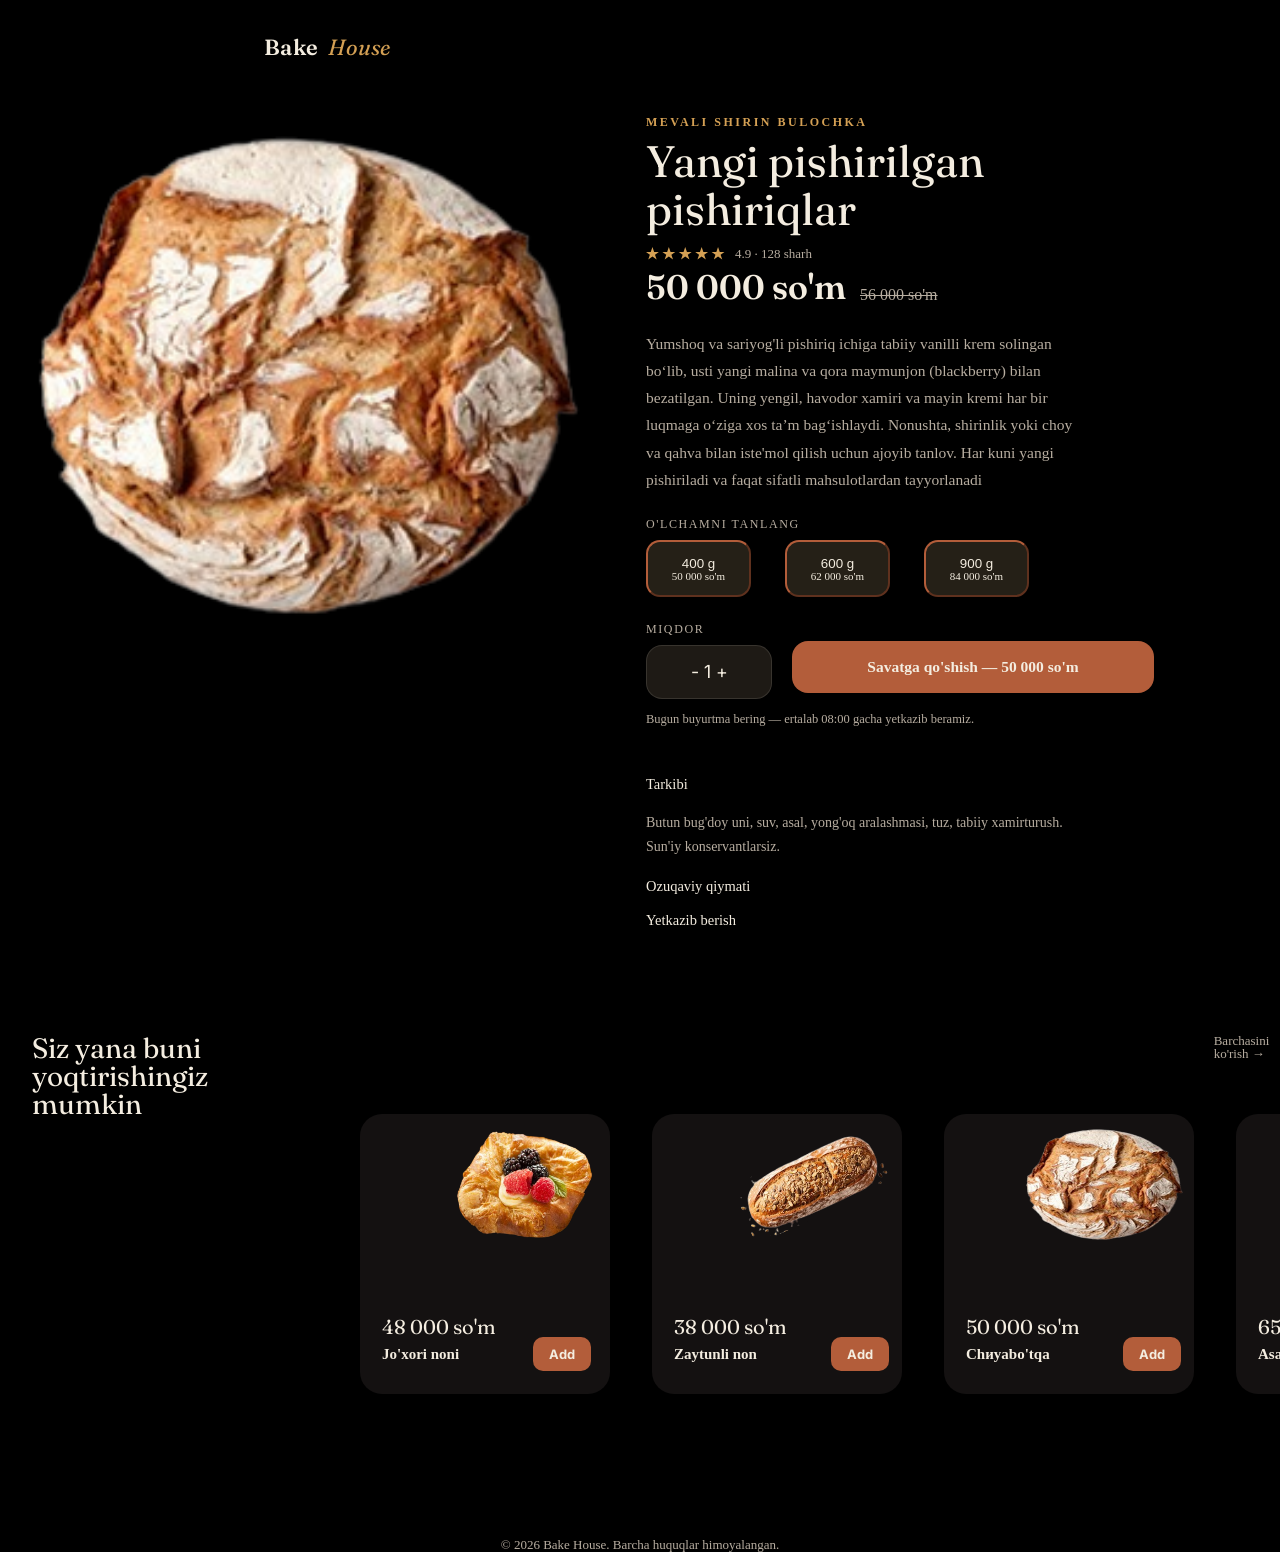
<file: card-4.html>
<!DOCTYPE html>
<html lang="en">
<head>
    <meta charset="UTF-8">
    <meta name="viewport" content="width=device-width, initial-scale=1.0">
    <title>Document</title>
    <link rel="stylesheet" href="./detail.css">
    <link rel="preconnect" href="https://fonts.googleapis.com">
<link rel="preconnect" href="https://fonts.gstatic.com" crossorigin>
<link href="https://fonts.googleapis.com/css2?family=Fraunces:ital,opsz,wght@0,9..144,100..900;1,9..144,100..900&family=Inter:ital,opsz,wght@0,14..32,100..900;1,14..32,100..900&family=Poppins:ital,wght@0,100;0,200;0,300;0,400;0,500;0,600;0,700;0,800;0,900;1,100;1,200;1,300;1,400;1,500;1,600;1,700;1,800;1,900&family=Sansita+Swashed:wght@300..900&display=swap" rel="stylesheet">
<link rel="preconnect" href="https://fonts.googleapis.com">
<link rel="preconnect" href="https://fonts.gstatic.com" crossorigin>
<link href="https://fonts.googleapis.com/css2?family=Atkinson+Hyperlegible+Mono:ital,wght@0,200..800;1,200..800&family=Fraunces:ital,opsz,wght@0,9..144,100..900;1,9..144,100..900&family=Inter:ital,opsz,wght@0,14..32,100..900;1,14..32,100..900&family=Poppins:ital,wght@0,100;0,200;0,300;0,400;0,500;0,600;0,700;0,800;0,900;1,100;1,200;1,300;1,400;1,500;1,600;1,700;1,800;1,900&family=Sansita+Swashed:wght@300..900&display=swap" rel="stylesheet">
</head>
<body>
    <section class="wrapper">
        <section class="wrapper container">
            <div class="text">
        <h2 class="bake">Bake</h2>
<h2 class="house">House</h2>
<ul class="links">
<li class="link">Bosh</li>
<li class="link-2">sahifa</li>
<li class="link">Blog</li>
<li class="link">Xizmatlar</li>
<li class="link">Aloqa</li>
</ul>
</div>


</section>
    </section>
    <section class="menu">
        
            <img src="./images/Cookie-4.png" alt="" class="img">
        
        <div class="menu-1">
            <h2 class="non">Mevali shirin bulochka</h2>
            <div class="text"><h1 class="don">Yangi pishirilgan pishiriqlar</h1></div>
            <div class="price">
            <img src="./images/zvezda.svg" alt="" class="zvezda">
            <h3 class="nomera">4.9 · 128 sharh</h3>
        </div>
            <div>
                <div class="money">
            <h1 class="som">50 000 so'm</h1>
        <h3 class="som-2">56 000 so'm</h3>
    </div>
        </div>
        <div class="texts">
        <h2 class="bugdoy">Yumshoq va sariyog'li pishiriq ichiga tabiiy vanilli krem solingan bo‘lib, usti yangi malina va qora maymunjon (blackberry) bilan bezatilgan. Uning yengil, havodor xamiri va mayin kremi har bir luqmaga o‘ziga xos ta’m bag‘ishlaydi. Nonushta, shirinlik yoki choy va qahva bilan iste'mol qilish uchun ajoyib tanlov. Har kuni yangi pishiriladi va faqat sifatli mahsulotlardan tayyorlanadi</h2>
</div>
<h2 class="tanlang">O'lchamni tanlang</h2>
<div class="gram">
<button class="btn">400 g <br> <h3 class="som-1">50 000 so'm</h3></button>
<button class="btn">600 g <br> <h3 class="som-1">62 000 so'm</h3></button>
<button class="btn">900 g <br> <h3 class="som-1">84 000 so'm</h3></button>
</div>
<h2 class="Miqdor">Miqdor</h2>

<div class="buttons">
    <button class="plus">- 1 +</button>
    <button class="btn-1">Savatga qo'shish — 50 000 so'm</button>
</div>
<h4 class="text-2">Bugun buyurtma bering — ertalab 08:00 gacha yetkazib beramiz.</h4>
<h3 class="text-3">Tarkibi</h3>
<h3 class="text-4">Butun bug'doy uni, suv, asal, yong'oq aralashmasi, tuz, tabiiy xamirturush. <br>
Sun'iy konservantlarsiz.</h3>
<h3 class="text-5">Ozuqaviy qiymati</h3>
<h3 class="text-6">Yetkazib berish</h3>
        </div>
    </section>
    <section class="choice">
        <div class="choice-1">
<h1 class="text-7">Siz yana buni yoqtirishingiz mumkin</h1>
<h3 class="text-8">Barchasini ko'rish →</h3>
        </div>
        <div class="cards">
<div class="card">
    <img src="./images/Cookie-2.png" alt="" class="cookie">
    <h3 class="som-3">48 000 so'm</h3>
    <span class="text-9">Jo'xori noni</span>
    <button class="btn-2">Add</button>
</div>



<div class="card">
    <img src="./images/Cookie-3.png" alt="" class="cookie">
    <h3 class="som-3">38 000 so'm</h3>
    <span class="text-9">Zaytunli non</span>
    <button class="btn-2">Add</button>
</div>




<div class="card">
    <img src="./images/Cookie-4.png" alt="" class="cookie">
    <h3 class="som-3">50 000 so'm</h3>
    <span class="text-9">Chиyabo'tqa </span>
    <button class="btn-2">Add</button>
</div>


<div class="card">
    <img src="./images/Cookie-5.png" alt="" class="cookie">
    <h3 class="som-3">65 000 so'm</h3>
    <span class="text-9">Asalli non</span>
    <button class="btn-2">Add</button>
</div>
        </div>
    </section>
    <center>
    <div class="end-1">
        <span class="end">© 2026 Bake House. Barcha huquqlar himoyalangan.</span>
    </div>
</center>
</body>
</html>
</file>
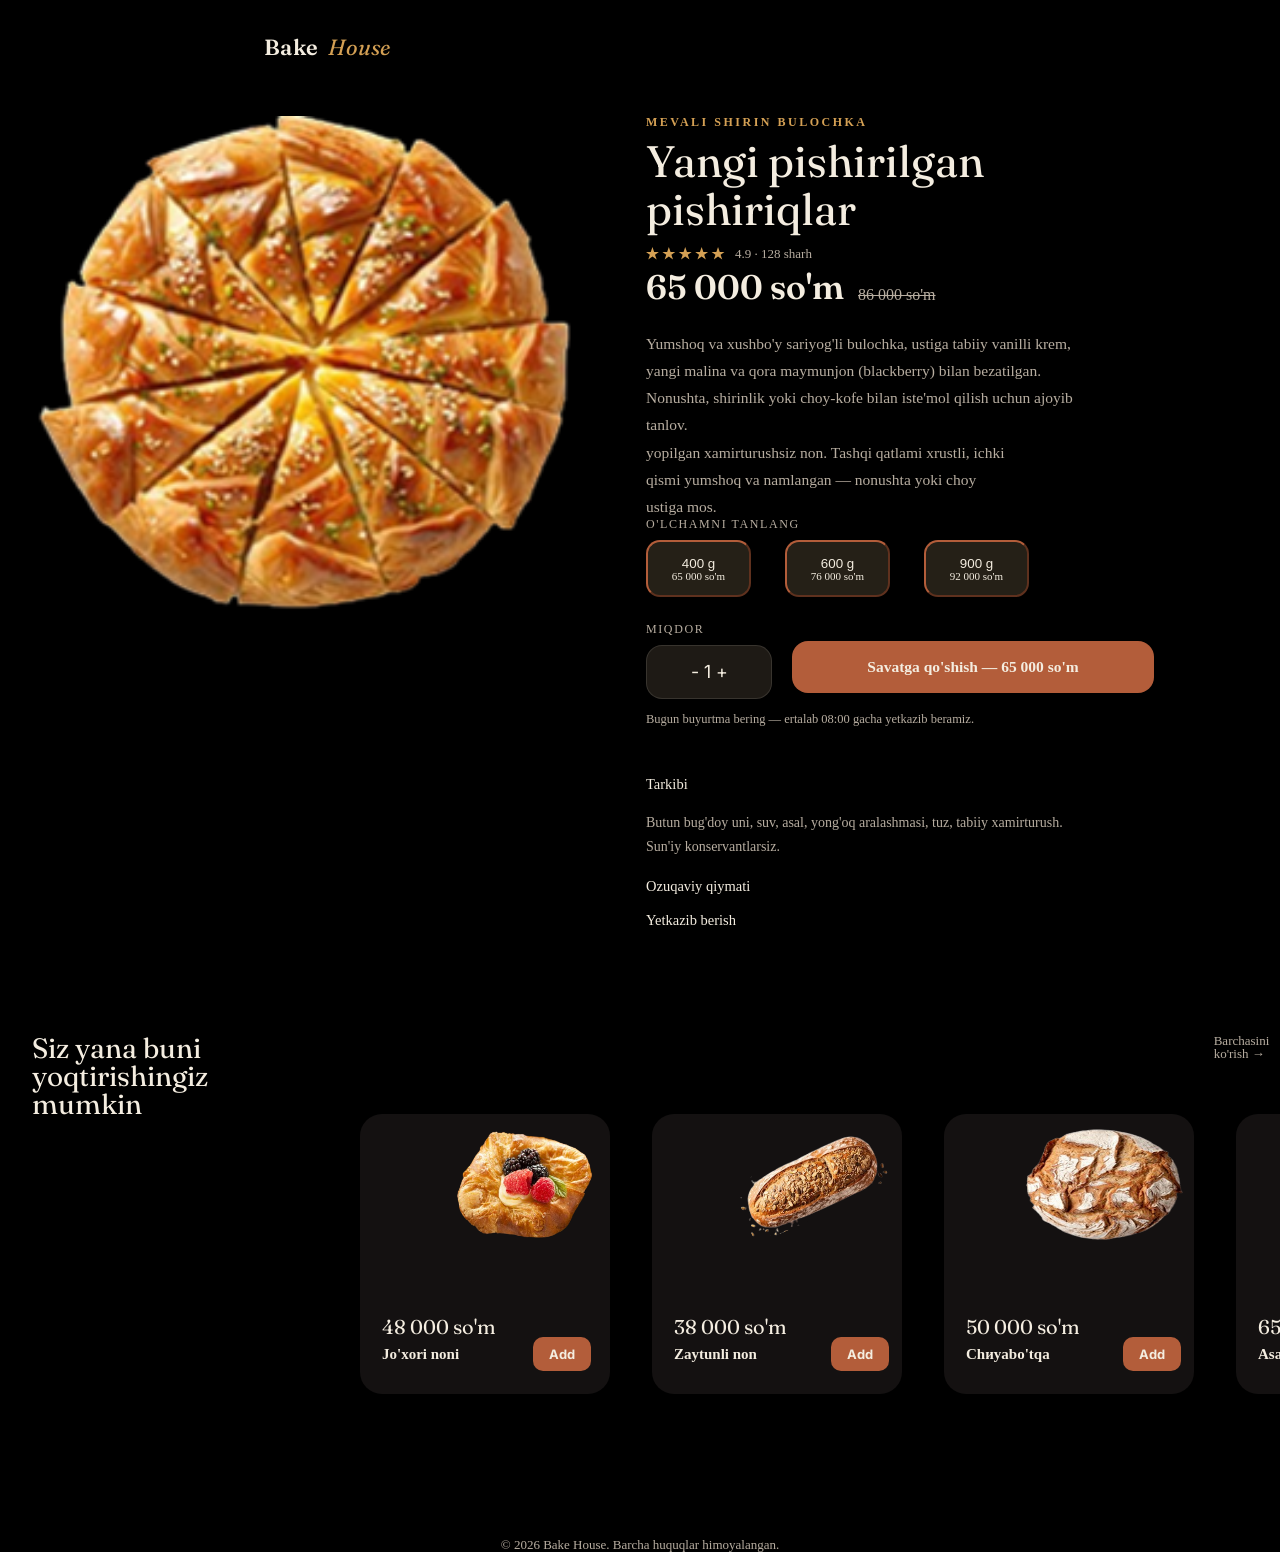
<file: card-5.html>
<!DOCTYPE html>
<html lang="en">
<head>
    <meta charset="UTF-8">
    <meta name="viewport" content="width=device-width, initial-scale=1.0">
    <title>Document</title>
    <link rel="stylesheet" href="./detail.css">
            <link rel="preconnect" href="https://fonts.googleapis.com">
<link rel="preconnect" href="https://fonts.gstatic.com" crossorigin>
<link href="https://fonts.googleapis.com/css2?family=Fraunces:ital,opsz,wght@0,9..144,100..900;1,9..144,100..900&family=Inter:ital,opsz,wght@0,14..32,100..900;1,14..32,100..900&family=Poppins:ital,wght@0,100;0,200;0,300;0,400;0,500;0,600;0,700;0,800;0,900;1,100;1,200;1,300;1,400;1,500;1,600;1,700;1,800;1,900&family=Sansita+Swashed:wght@300..900&display=swap" rel="stylesheet">
<link rel="preconnect" href="https://fonts.googleapis.com">
<link rel="preconnect" href="https://fonts.gstatic.com" crossorigin>
<link href="https://fonts.googleapis.com/css2?family=Atkinson+Hyperlegible+Mono:ital,wght@0,200..800;1,200..800&family=Fraunces:ital,opsz,wght@0,9..144,100..900;1,9..144,100..900&family=Inter:ital,opsz,wght@0,14..32,100..900;1,14..32,100..900&family=Poppins:ital,wght@0,100;0,200;0,300;0,400;0,500;0,600;0,700;0,800;0,900;1,100;1,200;1,300;1,400;1,500;1,600;1,700;1,800;1,900&family=Sansita+Swashed:wght@300..900&display=swap" rel="stylesheet">
</head>
<body>
        <section class="wrapper">
        <section class="wrapper container">
            <div class="text">
        <h2 class="bake">Bake</h2>
<h2 class="house">House</h2>
<ul class="links">
<li class="link">Bosh</li>
<li class="link-2">sahifa</li>
<li class="link">Blog</li>
<li class="link">Xizmatlar</li>
<li class="link">Aloqa</li>
</ul>
</div>


</section>
    </section>
    <section class="menu">
        
            <img src="./images/Cookie-5.png" alt="" class="img">
        
        <div class="menu-1">
            <h2 class="non">Mevali shirin bulochka</h2>
            <div class="text"><h1 class="don">Yangi pishirilgan pishiriqlar</h1></div>
            <div class="price">
            <img src="./images/zvezda.svg" alt="" class="zvezda">
            <h3 class="nomera">4.9 · 128 sharh</h3>
        </div>
            <div>
                <div class="money">
            <h1 class="som">65 000 so'm</h1>
        <h3 class="som-2">86 000 so'm</h3>
    </div>
        </div>
        <div class="texts">
        <h2 class="bugdoy">Yumshoq va xushbo'y sariyog'li bulochka, ustiga tabiiy vanilli krem, yangi malina va qora maymunjon (blackberry) bilan bezatilgan. Nonushta, shirinlik yoki choy-kofe bilan iste'mol qilish uchun ajoyib tanlov. <br>
yopilgan xamirturushsiz non. Tashqi qatlami xrustli, ichki <br>
qismi yumshoq va namlangan — nonushta yoki choy <br>
ustiga mos.</h2>
</div>
<h2 class="tanlang">O'lchamni tanlang</h2>
<div class="gram">
<button class="btn">400 g <br> <h3 class="som-1">65 000 so'm</h3></button>
<button class="btn">600 g <br> <h3 class="som-1">76 000 so'm</h3></button>
<button class="btn">900 g <br> <h3 class="som-1">92 000 so'm</h3></button>
</div>
<h2 class="Miqdor">Miqdor</h2>

<div class="buttons">
    <button class="plus">- 1 +</button>
    <button class="btn-1">Savatga qo'shish — 65 000 so'm</button>
</div>
<h4 class="text-2">Bugun buyurtma bering — ertalab 08:00 gacha yetkazib beramiz.</h4>
<h3 class="text-3">Tarkibi</h3>
<h3 class="text-4">Butun bug'doy uni, suv, asal, yong'oq aralashmasi, tuz, tabiiy xamirturush. <br>
Sun'iy konservantlarsiz.</h3>
<h3 class="text-5">Ozuqaviy qiymati</h3>
<h3 class="text-6">Yetkazib berish</h3>
        </div>
    </section>
    <section class="choice">
        <div class="choice-1">
<h1 class="text-7">Siz yana buni yoqtirishingiz mumkin</h1>
<h3 class="text-8">Barchasini ko'rish →</h3>
        </div>
        <div class="cards">
<div class="card">
    <img src="./images/Cookie-2.png" alt="" class="cookie">
    <h3 class="som-3">48 000 so'm</h3>
    <span class="text-9">Jo'xori noni</span>
    <button class="btn-2">Add</button>
</div>



<div class="card">
    <img src="./images/Cookie-3.png" alt="" class="cookie">
    <h3 class="som-3">38 000 so'm</h3>
    <span class="text-9">Zaytunli non</span>
    <button class="btn-2">Add</button>
</div>




<div class="card">
    <img src="./images/Cookie-4.png" alt="" class="cookie">
    <h3 class="som-3">50 000 so'm</h3>
    <span class="text-9">Chиyabo'tqa </span>
    <button class="btn-2">Add</button>
</div>


<div class="card">
    <img src="./images/Cookie-5.png" alt="" class="cookie">
    <h3 class="som-3">65 000 so'm</h3>
    <span class="text-9">Asalli non</span>
    <button class="btn-2">Add</button>
</div>
        </div>
    </section>
    <center>
    <div class="end-1">
        <span class="end">© 2026 Bake House. Barcha huquqlar himoyalangan.</span>
    </div>
</center>
</body>
</html>
</file>
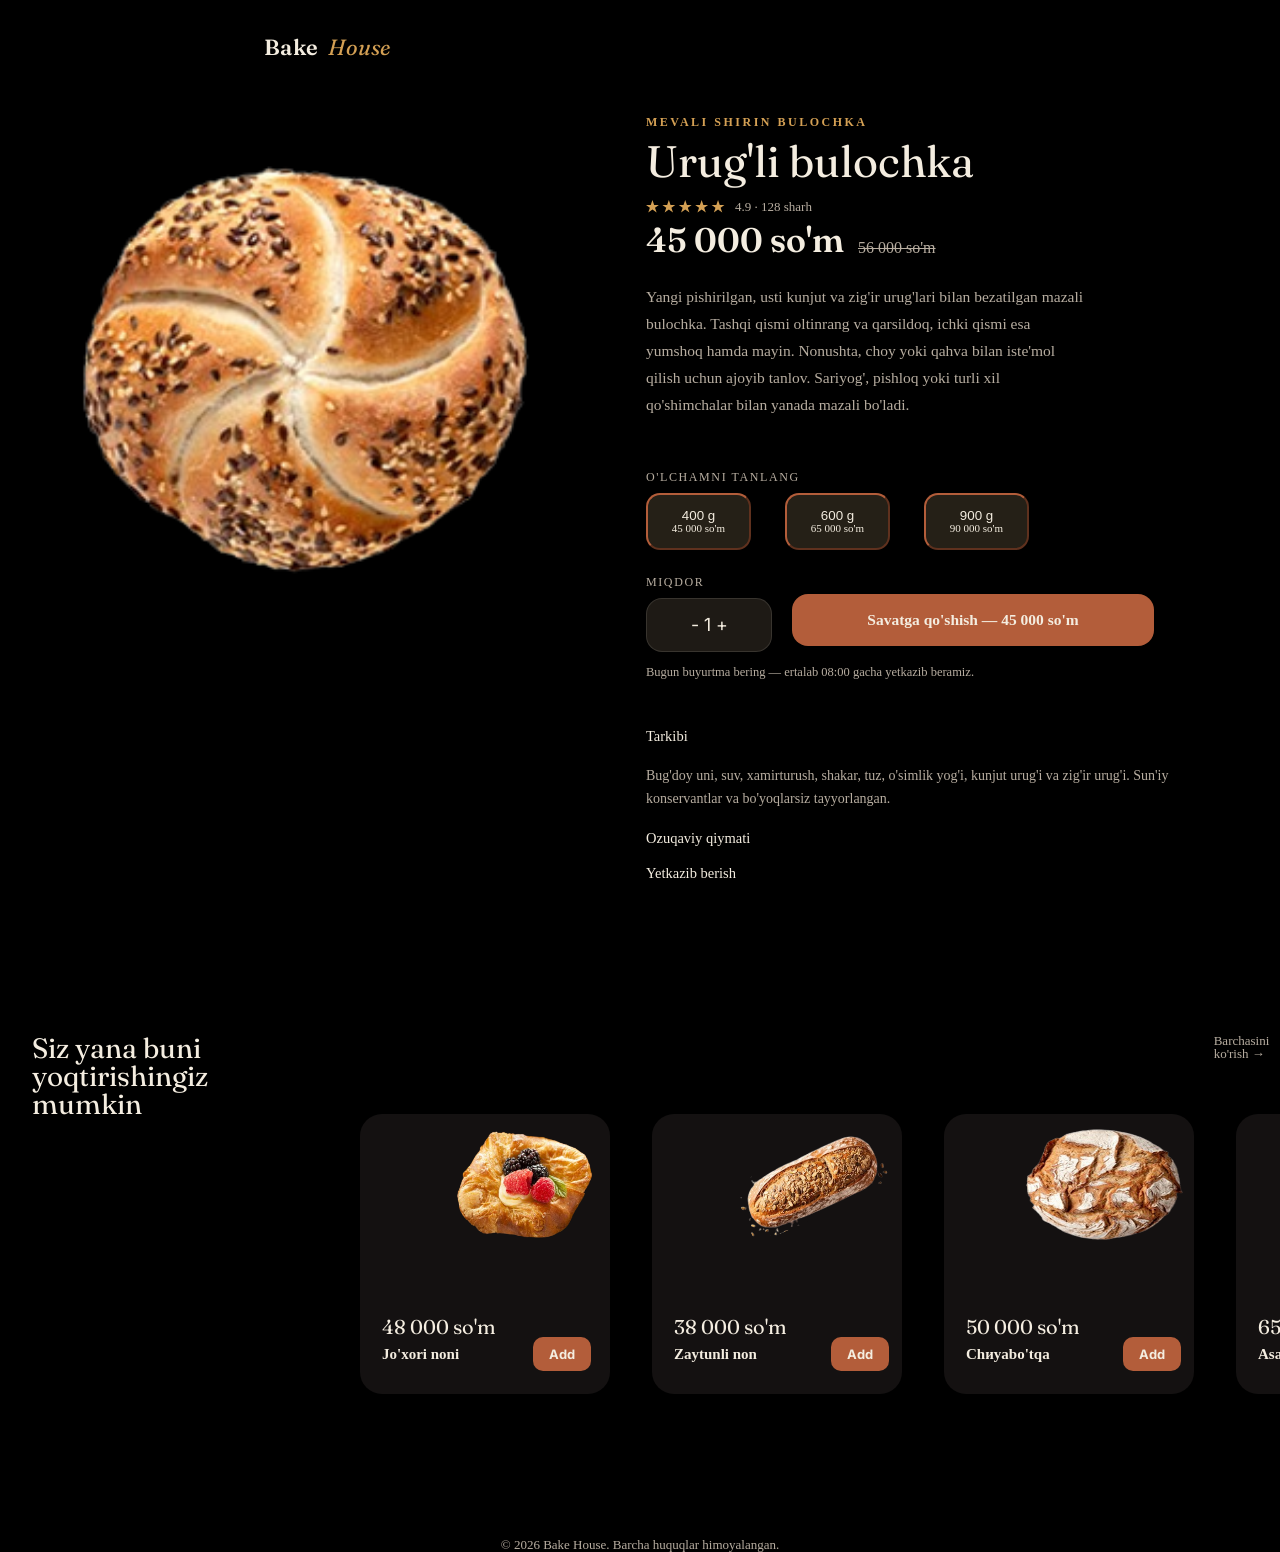
<file: card-6.html>
<!DOCTYPE html>
<html lang="en">
<head>
    <meta charset="UTF-8">
    <meta name="viewport" content="width=device-width, initial-scale=1.0">
    <title>Document</title>
    <link rel="stylesheet" href="./detail.css">
    <link rel="preconnect" href="https://fonts.googleapis.com">
<link rel="preconnect" href="https://fonts.gstatic.com" crossorigin>
<link href="https://fonts.googleapis.com/css2?family=Fraunces:ital,opsz,wght@0,9..144,100..900;1,9..144,100..900&family=Inter:ital,opsz,wght@0,14..32,100..900;1,14..32,100..900&family=Poppins:ital,wght@0,100;0,200;0,300;0,400;0,500;0,600;0,700;0,800;0,900;1,100;1,200;1,300;1,400;1,500;1,600;1,700;1,800;1,900&family=Sansita+Swashed:wght@300..900&display=swap" rel="stylesheet">
<link rel="preconnect" href="https://fonts.googleapis.com">
<link rel="preconnect" href="https://fonts.gstatic.com" crossorigin>
<link href="https://fonts.googleapis.com/css2?family=Atkinson+Hyperlegible+Mono:ital,wght@0,200..800;1,200..800&family=Fraunces:ital,opsz,wght@0,9..144,100..900;1,9..144,100..900&family=Inter:ital,opsz,wght@0,14..32,100..900;1,14..32,100..900&family=Poppins:ital,wght@0,100;0,200;0,300;0,400;0,500;0,600;0,700;0,800;0,900;1,100;1,200;1,300;1,400;1,500;1,600;1,700;1,800;1,900&family=Sansita+Swashed:wght@300..900&display=swap" rel="stylesheet">
</head>
<body>
    <section class="wrapper">
        <section class="wrapper container">
            <div class="text">
        <h2 class="bake">Bake</h2>
<h2 class="house">House</h2>
<ul class="links">
<li class="link">Bosh</li>
<li class="link-2">sahifa</li>
<li class="link">Blog</li>
<li class="link">Xizmatlar</li>
<li class="link">Aloqa</li>
</ul>
</div>


</section>
    </section>
    <section class="menu">
        
            <img src="./images/Cookie-6.png" alt="" class="img">
        
        <div class="menu-1">
            <h2 class="non">Mevali shirin bulochka</h2>
            <div class="text"><h1 class="don">Urug'li bulochka</h1></div>
            <div class="price">
            <img src="./images/zvezda.svg" alt="" class="zvezda">
            <h3 class="nomera">4.9 · 128 sharh</h3>
        </div>
            <div>
                <div class="money">
            <h1 class="som">45 000 so'm</h1>
        <h3 class="som-2">56 000 so'm</h3>
    </div>
        </div>
        <div class="texts">
        <h2 class="bugdoy">Yangi pishirilgan, usti kunjut va zig'ir urug'lari bilan bezatilgan mazali bulochka. Tashqi qismi oltinrang va qarsildoq, ichki qismi esa yumshoq hamda mayin. Nonushta, choy yoki qahva bilan iste'mol qilish uchun ajoyib tanlov. Sariyog', pishloq yoki turli xil qo'shimchalar bilan yanada mazali bo'ladi.</h2>
</div>
<h2 class="tanlang">O'lchamni tanlang</h2>
<div class="gram">
<button class="btn">400 g <br> <h3 class="som-1">45 000 so'm</h3></button>
<button class="btn">600 g <br> <h3 class="som-1">65 000 so'm</h3></button>
<button class="btn">900 g <br> <h3 class="som-1">90 000 so'm</h3></button>
</div>
<h2 class="Miqdor">Miqdor</h2>

<div class="buttons">
    <button class="plus">- 1 +</button>
    <button class="btn-1">Savatga qo'shish — 45 000 so'm</button>
</div>
<h4 class="text-2">Bugun buyurtma bering — ertalab 08:00 gacha yetkazib beramiz.</h4>
<h3 class="text-3">Tarkibi</h3>
<h3 class="text-4">Bug'doy uni, suv, xamirturush, shakar, tuz, o'simlik yog'i, kunjut urug'i va zig'ir urug'i. Sun'iy konservantlar va bo'yoqlarsiz tayyorlangan.</h3>
<h3 class="text-5">Ozuqaviy qiymati</h3>
<h3 class="text-6">Yetkazib berish</h3>
        </div>
    </section>
    <section class="choice">
        <div class="choice-1">
<h1 class="text-7">Siz yana buni yoqtirishingiz mumkin</h1>
<h3 class="text-8">Barchasini ko'rish →</h3>
        </div>
        <div class="cards">
<div class="card">
    <img src="./images/Cookie-2.png" alt="" class="cookie">
    <h3 class="som-3">48 000 so'm</h3>
    <span class="text-9">Jo'xori noni</span>
    <button class="btn-2">Add</button>
</div>



<div class="card">
    <img src="./images/Cookie-3.png" alt="" class="cookie">
    <h3 class="som-3">38 000 so'm</h3>
    <span class="text-9">Zaytunli non</span>
    <button class="btn-2">Add</button>
</div>




<div class="card">
    <img src="./images/Cookie-4.png" alt="" class="cookie">
    <h3 class="som-3">50 000 so'm</h3>
    <span class="text-9">Chиyabo'tqa </span>
    <button class="btn-2">Add</button>
</div>


<div class="card">
    <img src="./images/Cookie-5.png" alt="" class="cookie">
    <h3 class="som-3">65 000 so'm</h3>
    <span class="text-9">Asalli non</span>
    <button class="btn-2">Add</button>
</div>
        </div>
    </section>
    <center>
    <div class="end-1">
        <span class="end">© 2026 Bake House. Barcha huquqlar himoyalangan.</span>
    </div>
</center>
</body>
</html>
</file>
<file: style.css>
* {
  margin: 0;
  padding: 0;
  box-sizing: border-box;
}

.container {
  width: 1120px;
  margin: 0 auto;
}
.start {
  width: 1280px;
  height: 813px;
  width: 100%;
  height: 85vh;
  background-image: url(./images/Zadniy-fon-1.png);
  background-position: center;
  background-repeat: no-repeat;
  background-size: cover;
}
.Hello {
  width: 417px;
  height: 100px;
}

.Modrino {
  width: 87px;
  height: 99px;
}
.links {
  width: 700px;
  height: 130px;
  margin-left: 393px;
  padding-top: 50px;
  display: flex;
  gap: 30px;
  list-style: none;

  transition: all 0.2s linear;
}
.Home {
  font-family: Poppins;
  font-weight: 600;
  font-style: SemiBold;
  font-size: 22px;
  line-height: 100%;
  transition: all 0.2s linear;

  color: #e9bd8c;
}
.Home:hover {
  transition: all 0.2s linear;
  transform: scale(1.3);
  cursor: pointer;
}
.link {
  text-align: center;
  font-family: Poppins;
  font-weight: 600;
  font-style: SemiBold;
  font-size: 22px;

  line-height: 100%;

  color: #f5f5f5;

  transition: all 0.2s linear;
}
.link:hover {
  transition: all 0.2s linear;
  transform: scale(1.3);
  cursor: pointer;
}
.Cafe-text {
  margin-top: 159px;
  margin-left: 83px;

  font-family: Inter;
  font-weight: 600;
  font-style: Semi Bold;
  font-size: 24px;
  line-height: 100%;

  color: #e9bd8c;
}

.Perfect-text {
  margin-top: 24px;
  margin-left: 80px;

  font-family: Sansita Swashed;
  font-weight: 400;
  font-style: Regular;
  font-size: 74px;
  line-height: 100%;

  color: #f5f5f5;
}
.btn {
  width: 194px;
  height: 65px;
  margin-top: 101px;
  margin-left: 80px;
  border-radius: 8px;
  border: 1px #000000;
  cursor: pointer;
  transition: all 0.3s linear;

  font-family: Inter;
  font-weight: 600;
  font-style: Semi Bold;
  font-size: 24px;
  line-height: 100%;

  color: #f5f5f5;
  background-color: #933c24;
}
.btn:hover {
  transform: scale(1.2);
  transition: all 0.3s linear;
}
.More-text {
  margin-top: 124px;
  margin-left: 37px;
  cursor: pointer;

  font-family: Inter;
  font-weight: 600;
  font-style: Semi Bold;
  font-size: 24px;
  line-height: 100%;

  color: #e9bd8c;
}
.img-text {
  width: 156px;
  height: 20px;
}
.Strelka {
  width: 19.1px;
  height: 23.78px;
  margin-top: 124px;
  cursor: pointer;
}
.More-img {
  display: flex;
}
.Top {
  width: 387px;
  height: 40px;
  margin-top: 130px;
}
.Top-text {
  font-family: Sansita Swashed;
  font-weight: 600;
  font-style: SemiBold;
  font-size: 64px;
  line-height: 100%;
  text-align: center;
  color: #111111;
}
.cards {
  width: 1320px;
  height: 842px;
  margin-top: 300px;
  margin-left: 350px;
  display: flex;
  flex-wrap: wrap;
  align-items: center;
  gap: 50px;
}
.card {
  width: 360px;
  height: 441px;
  background-image: url(./images/Back-img.png);
  background-repeat: no-repeat;
  transition: all 0.3s linear;
}
.card:hover {
  transform: scale(1.1);
  transition: all 0.3s linear;
}
.Cookie-img {
  width: 226px;
  height: 223px;
  margin-top: 8px;
}
.Coolie-img-3 {
  motion-rotation: 22.97 deg;
}
.price {
  width: 48px;
  height: 17px;
  margin-left: 29px;
  font-family: Inter;
  font-weight: 600;
  font-style: Semi Bold;
  font-size: 24px;
  line-height: 100%;

  color: #ffffff;
}
.strelka-2 {
  width: 39px;
  height: 39px;
  margin-left: 207px;
}
.Information {
  display: flex;
}
.Bread-text {
  margin-top: 47px;
  margin-left: 29px;
  font-family: Inter;
  font-weight: 500;
  font-style: Medium;
  font-size: 24px;
  line-height: 100%;

  color: #ffffff;
}
.Bread-Add {
  display: flex;
}
.Add-btn {
  width: 71px;
  height: 49px;
  padding-top: 10px;
  margin-top: 37px;
  margin-left: 84px;
  margin-right: 12px;
  bottom: 16px;
  border-radius: 4px;
  border: none;
  cursor: pointer;
  text-align: center;
  text-decoration: none;

  font-family: Inter;
  font-weight: 500;
  font-style: Medium;
  font-size: 24px;
  line-height: 100%;

  color: #ffffff;
  background-color: #933c24;
}

.Wrapper {
  width: 1280px;
  height: 442px;
  width: 100%;
  height: 60vh;
  margin-top: 130px;
  background-image: url(./images/Back-img-2.png);
  background-position: center;
  background-repeat: no-repeat;
  background-size: cover;
}
.Bread {
  width: 343px;
  height: 310px;
  margin-left: 700px;
  padding-top: 120px;
  align-items: center;
}
.Order-text {
  text-align: center;

  font-family: Sansita Swashed;
  font-weight: 500;
  font-style: Medium;
  font-size: 48px;
  line-height: 100%;
  text-align: center;
  color: #933c24;
}
.Suspendisse {
  margin-top: 37px;

  color: #5d5d5d;
  font-family: Inter;
  font-weight: 400;
  font-style: Regular;
  font-size: 24px;
  line-height: 100%;
  text-align: center;
}
.Learn-More-btn {
  width: 202px;
  height: 63px;
  margin-top: 37px;
  border-radius: 10px;
  bottom: 23px;
  border: none;
  cursor: pointer;
  transition: all 0.3s linear;

  font-family: Inter;
  font-weight: 600;
  font-style: Semi Bold;
  font-size: 24px;
  line-height: 100%;

  color: #f9f6f1;
  background-color: #933c24;
}
.Learn-More-btn:hover {
  transform: scale(1.2);
  transition: all 0.3s linear;
}
.Explore {
  margin-top: 130px;

  font-family: Sansita Swashed;
  font-weight: 600;
  font-style: SemiBold;
  font-size: 64px;
  line-height: 100%;
  text-align: center;
  color: #111111;
}
.Menu .container {
  width: 1120px;
  height: 31px;
}
.Menu-Links {
  display: flex;
  margin-top: 95px;
  gap: 40px;
  justify-content: center;
  list-style: none;
}
.Menu-Link {
  font-family: Poppins;
  font-weight: 600;
  font-style: SemiBold;
  font-size: 24px;
  line-height: 100%;

  color: #5d5d5d;
  transition: all 0.2s linear;
  cursor: pointer;
}
.Menu-Link:hover {
  transform: scale(1.3);
  transition: all 0.2s linear;
}
.Caces {
  width: 1520px;
  display: flex;
  gap: 70px;
  margin-top: 121px;
  margin-left: 300px;
}
.Cake-cards {
  width: 360px;
  height: 400px;

  cursor: pointer;
  transition: all 0.3s linear;
}
.Cake-cards:hover {
  transform: scale(1.1);
  transition: all 0.3s linear;
}
.discount {
  font-family: Sansita Swashed;
  font-style: Regular;

  color: #000000;
}
.BUY-RIGHT-NOW {
  width: 360px;
  height: 50px;
  margin-top: 0px;
  border-radius: 8px;
  border: none;
  cursor: pointer;

  font-family: Inter;
  font-weight: 600;
  font-style: Semi Bold;
  font-size: 24px;
  line-height: 100%;

  background-color: #933c24;
  color: #ffffff;
  transition: all 0.3s linear;
}
.BUY-RIGHT-NOW:hover {
  transform: scale(1.1);
  transition: all 0.2s linear;
}

.US {
  width: 1280px;
  height: 442px;
  width: 100%;
  height: 50vh;
  margin-top: 130px;
  background-image: url(./images/Muka-fon.png);
  background-position: center;
  background-repeat: no-repeat;
  background-size: cover;
}
.Muka {
  width: 343px;
  height: 370px;
  margin-left: 740px;
  padding-top: 82px;
  align-items: center;
}
.About-text {
  text-align: center;

  font-family: Sansita Swashed;
  font-weight: 500;
  font-style: Medium;
  font-size: 48px;
  line-height: 100%;
  text-align: center;
  color: #f5f5f5;
}
.EU-text {
  margin-top: 37px;

  color: #b9b9b9;
  font-family: Inter;
  font-weight: 400;
  font-style: Regular;
  font-size: 24px;
  line-height: 100%;
  letter-spacing: 0%;
  text-align: center;
}
.Read-More-btn {
  width: 195px;
  height: 63px;
  margin-top: 37px;
  border-bottom-left-radius: 10px;
  bottom: 23px;
  border: none;
  cursor: pointer;
  transition: all 0.3s linear;

  font-family: Inter;
  font-weight: 600;
  font-style: Semi Bold;
  font-size: 24px;
  line-height: 100%;

  color: #f5f5f5;
  background-color: #933c24;
}

.Read-More-btn:hover {
  transform: scale(1.1);
  transition: all 0.3s linear;
}
.Featured {
  padding-top: 130px;

  font-family: Sansita Swashed;
  font-weight: 600;
  font-style: SemiBold;
  font-size: 64px;
  line-height: 100%;
  text-align: center;

  color: #111111;
}
.Foods-all {
  width: 1820px;
  height: 530px;
  display: flex;
}

.Foods {
  width: 360px;
  height: 400px;
  margin-left: 200px;
  margin-top: 130px;
  transition: all 0.3s linear;
}
.Foods:hover {
  transform: scale(1.1);
  transition: all 0.3s linear;
}
.Food {
  display: flex;
}
.Puff-text {
  margin-left: 31px;

  font-family: Inter;
  font-weight: 600;
  font-style: Semi Bold;
  font-size: 32px;
  line-height: 100%;

  color: #000000;
}
.Dollar-text {
  margin-left: 82px;

  font-family: Inter;
  font-weight: 600;
  font-style: Semi Bold;
  font-size: 32px;
  line-height: 100%;

  color: #000000;
}
.Contact-us {
  width: 1480px;
  height: 633px;
  margin-top: 130px;
  width: 100%;
  height: 80vh;
  background-image: url(./images/Orqa-fon.png);
  background-position: center;
  background-repeat: no-repeat;
  background-size: cover;
}
.Follow-us {
  height: 200px;
  display: flex;
  padding-top: 79px;
}
.Follow {
  padding-right: 44px;
  margin-left: 650px;

  font-family: Inter;
  font-weight: 600;
  font-style: Semi Bold;
  font-size: 24px;
  line-height: 100%;
  color: #e9bd8d;
}
.Facebook {
  width: 42px;
  height: 42px;
  margin-right: 24px;
}
.No-name {
  width: 42px;
  height: 42px;
  margin-right: 24px;
}
.WhatsApp {
  width: 42px;
  height: 42px;
  margin-right: 24px;
}
.Instagramm {
  width: 42px;
  height: 42px;
}
.Modrino-67 {
  width: 114px;
  height: 117px;
}
.New-York {
  width: 243px;
  height: 210px;
}
.About-Us-67 {
  margin-top: 78.6px;

  font-family: Inter;
  font-weight: 700;
  font-style: Bold;
  font-size: 36px;
  line-height: 100%;
  color: #e9bd8d;
}
.Nomer {
  margin-top: 38px;

  font-family: Poppins;
  font-weight: 600;
  font-style: SemiBold;
  font-size: 24px;
  line-height: 100%;

  color: #f5f5f5;
}
.info {
  margin-top: 26px;

  font-family: Poppins;
  font-weight: 500;
  font-style: Medium;
  font-size: 24px;
  line-height: 100%;

  color: #f5f5f5;
}
.South {
  margin-top: 26px;

  font-family: Poppins;
  font-weight: 500;
  font-style: Medium;
  font-size: 24px;
  line-height: 100%;

  color: #f5f5f5;
}
.America {
  margin-top: 26px;

  font-family: Poppins;
  font-weight: 500;
  font-style: Medium;
  font-size: 24px;
  line-height: 100%;

  color: #f5f5f5;
}

.Information-67 {
  width: 243px;
  height: 210px;
}
.Information-69 {
  font-family: Inter;
  font-weight: 700;
  font-style: Bold;
  line-height: 100%;

  color: #e9bd8d;
  list-style: none;
  transition: all 0.2s linear;
}
.Information-69:hover{
    transform: scale(1.2);
    transition: all 0.2s linear;
    cursor: pointer;
}
.Number-67 {
  font-family: Poppins;
  font-weight: 600;
  font-style: SemiBold;
  line-height: 100%;
  color: #f5f5f5;
  text-decoration: none;
}

.W {
  list-style: none;
  margin-top: 38px;
}
.V {
  margin-top: 26px;
  list-style: none;

  font-family: Poppins;
  font-weight: 500;
  font-style: Medium;
  line-height: 100%;

  color: #f5f5f5;
}   
.Over {
  display: flex;
}

.Flex-end {
  display: flex;
}
.img-1-end {
  margin-top: 31px;
}
.End-text {
    
  list-style: none;

  font-family: Inter;
  font-weight: 700;
  font-style: Bold;
  line-height: 100%;

  color: #e9bd8d;
  
  transition: all 0.2s linear;
  cursor: pointer;
}
.End-text:hover{
    transform: scale(1.2);
    transition: all 0.2s linear;
}
.Ower {
  margin-left: 23px;
  margin-top: 31px;

  font-family: Poppins;
  font-weight: 400;
  font-style: Regular;
  line-height: 100%;

  color: #e9bd8c;
}
.Owen {
  margin-left: 23px;
  margin-top: 13px;

  font-family: Poppins;
  font-weight: 500;
  font-style: Medium;
  line-height: 100%;

  color: #f5f5f5;
}
.footer-wrapper {
    display: flex;      
    justify-content: space-between;
    margin-top: 52px;
  font-family: Inter;
  font-weight: 600;
  font-style: Semi Bold;
  line-height: 100%;

  color: #737373;
}
.Konets{
    margin-top: 125px;
    text-align: center;
    


    font-family: Inter;
font-weight: 600;
font-style: Semi Bold;
line-height: 100%;

color: #737373;
}
</file>
<file: detail.css>
*{
    margin: 0;
    padding: 0;
    box-sizing: border-box;
}



.wrapper{
width: auto;
height: 80px;
background-color: #000;
}
.wrapper.container{
    width: 1098px;
    height: 80px;
    padding-top: 26px;
    margin-left: 200px;
}
.text{
    width: 127px;
    height: 27px;
    display: flex;
}
.bake{
margin-right: 10px;


font-family: Fraunces;
font-weight: 600;
font-style: SemiBold;
font-size: 22px;
line-height: 100%;
letter-spacing: 0.3px;
vertical-align: middle;


color: #F4EDE0;
}
.house{
    font-family: Fraunces;
font-weight: 400;
font-style: Italic;
font-size: 22px;
line-height: 100%;
letter-spacing: 0.3px;
vertical-align: middle;


color: #D4A054;
}
.links{
    width: auto;
    height: auto;
    display: flex;
    list-style: none;
    margin-left: 1000px;
    gap: 34px;
    

    cursor: pointer;
}

.link{


    font-family: Work Sans;
font-weight: 400;
font-style: Regular;
font-size: 14px;
line-height: 100%;
letter-spacing: 0%;
vertical-align: middle;



color: #B7ADA0;
transition: all 0.2s linear;
}
.link:hover{
    transform: scale(1.3);
    transition: all 0.2s linear;
    color: #ffff;
}

.link-2{
list-style: none;

    font-family: Work Sans;
font-weight: 400;
font-style: Regular;
font-size: 14px;
line-height: 100%;
letter-spacing: 0%;
vertical-align: middle;
cursor: pointer;



color: #B7ADA0;
transition: all 0.2s linear;

}
.link-2:hover{
transform: scale(1.3);
transition: all 0.2s linear;
color: #fff;
}
.menu{
    width: auto;
    height: 954px;
    display: flex;
    background-color: #000;
}
.menu-1{
    width: 604px;
    height: 847px;
}
.img{
    width: 550px;
    height: 520px;
    margin-left: 32px;
    margin-top: 36px;
}
.non{
margin-top: 36px;
margin-left: 64px;

    font-family: Work Sans;
font-weight: 600;
font-style: SemiBold;
font-size: 12px;
line-height: 100%;
letter-spacing: 2.5px;
vertical-align: middle;
text-transform: uppercase;

color: #D4A054;

}
.text{
    width: auto;
    height: auto;
    display: flex;
    margin-left: 64px;
    margin-top: 10px;
}
.noni{
margin-left: 10px;

    font-family: Fraunces;
font-weight: 400;
font-style: Regular;
font-size: 44px;
line-height: 47.52px;
letter-spacing: 0%;
vertical-align: middle;

color: #D98A63;

}
.don{




    font-family: Fraunces;
font-weight: 400;
font-style: Regular;
font-size: 44px;
line-height: 47.52px;
letter-spacing: 0%;
vertical-align: middle;

color: #F4EDE0;

}
.price{
    display: flex;
    margin-top: 14px;
}
.zvezda{
    margin-left: 64px;
    
}
.nomera{
    margin-left: 10px;
    font-family: Work Sans;
font-weight: 400;
font-style: Regular;
font-size: 13px;
line-height: 100%;
letter-spacing: 0%;
vertical-align: middle;


color: #B7ADA0;
}
.money{
    width: 504px;
    height: 50px;
    margin-left: 64px;
    margin-top: 10px;
    display: flex;
    
}
.som{
font-family: Fraunces;
font-weight: 600;
font-style: SemiBold;
font-size: 34px;
line-height: 100%;
letter-spacing: 0%;
vertical-align: middle;


color: #F4EDE0;

}
.som-2{
    margin-top: 17px;
margin-left: 14px;


    
    font-family: Work Sans;
font-weight: 400;
font-style: Regular;
font-size: 16px;
line-height: 100%;
letter-spacing: 0%;
vertical-align: middle;
text-decoration: line-through;


color: #B7ADA0;
}
.texts{
    width: 443px;
    height: 138px;
    margin-left: 64px;
    margin-top: 10px;
}
.bugdoy{
    font-family: Work Sans;
font-weight: 400;
font-style: Regular;
font-size: 15.5px;
line-height: 27.13px;
letter-spacing: 0%;
vertical-align: middle;


color: #B7ADA0;

}
.tanlang{
    margin-top: 50px;
    margin-left: 64px;


    font-family: Work Sans;
font-weight: 400;
font-style: Regular;
font-size: 12px;
line-height: 100%;
letter-spacing: 1.6px;
vertical-align: middle;
text-transform: uppercase;


color: #B7ADA0;

}
.gram{
    width: 504px;
    height: 57px;
    margin-top: 10px;
    margin-left: 64px;
}
.btn{
    width: 105px;
    height: 57px;
    border-radius: 14px;
    cursor: pointer;
    margin-right: 30px;
    border-color: #B35D3A;
    background-color: #252017;
    color: #F4EDE0;
transition: all 0.2s linear;
}
.btn:hover{
    transform: scale(1.1);
    transition: all 0.2s linear;
}
.som-1{
    font-family: Work Sans;
font-weight: 400;
font-style: Regular;
font-size: 11px;
line-height: 100%;
letter-spacing: 0%;
vertical-align: middle;
color: #F4EDE0;

}
.Miqdor{
    margin-top: 26px;
    margin-left: 64px;


    font-family: Work Sans;
font-weight: 400;
font-style: Regular;
font-size: 12px;
line-height: 100%;
letter-spacing: 1.6px;
vertical-align: middle;
text-transform: uppercase;


color: #B7ADA0;

}
.buttons{
    width: 604px;
    height: 54px;
}
.plus{
    width: 126px;
    height: 54px;
    border-radius: 16px;
    border: 1px solid #F4EDE01F;
    margin-left: 64px;
    margin-top: 10px;
    cursor: pointer;
    


    font-family: Inter;
font-weight: 400;
font-style: Regular;
font-size: 18px;
line-height: 100%;
letter-spacing: 0%;
text-align: center;
vertical-align: middle;
color: #F4EDE0;
    background-color: #1E1A15;
}
.btn-1{
    width: 362px;
    height: 52px;
    margin-left: 16px;
    border-radius: 16px;
    border: none;
    
    cursor: pointer;

    font-family: Work Sans;
font-weight: 600;
font-style: SemiBold;
font-size: 15.5px;
line-height: 100%;
letter-spacing: 0%;
text-align: center;
vertical-align: middle;




    background-color: #B35D3A;
    color: #F4EDE0;
    
    
    transition: all 0.2s linear;
}
.btn-1:hover{
    transform: scale(1.1);
    transition: all 0.2s linear;
}
.text-2{
    margin-top: 24px;
    margin-left: 64px;


    font-family: Work Sans;
font-weight: 400;
font-style: Regular;
font-size: 12.5px;
line-height: 100%;
letter-spacing: 0%;
vertical-align: middle;
color: #B7ADA0;

}

.text-3{
    margin-top: 51px;
    margin-left: 64px;



    font-family: Work Sans;
font-weight: 500;
font-style: Medium;
font-size: 14.5px;
line-height: 100%;
letter-spacing: 0%;
vertical-align: middle;

color: #F4EDE0;

}
.text-4{
    margin-top: 20px;
    margin-left: 64px;


    font-family: Work Sans;
font-weight: 400;
font-style: Regular;
font-size: 14px;
line-height: 23.8px;
letter-spacing: 0%;
vertical-align: middle;


color: #B7ADA0;
}
.text-5{
margin-top: 20px;
margin-left: 64px;


font-family: Work Sans;
font-weight: 500;
font-style: Medium;
font-size: 14.5px;
line-height: 100%;
letter-spacing: 0%;
vertical-align: middle;

color: #F4EDE0;

}
.text-6{
    margin-top: 20px;
    margin-left: 64px;

    font-family: Work Sans;
font-weight: 500;
font-style: Medium;
font-size: 14.5px;
line-height: 100%;
letter-spacing: 0%;
vertical-align: middle;


color: #F4EDE0;
}
.choice{
width: auto;
height: 500px;
background-color: #000;

}
.choice-1{
    width: auto;
    height: 80px;
    margin-left: 32px;
    display: flex;
}
.text-7{
font-family: Fraunces;
font-weight: 400;
font-style: Regular;
font-size: 28px;
line-height: 100%;
letter-spacing: 0%;
vertical-align: middle;

color: #F4EDE0;

}
.text-8{
    margin-left: 900px;
    cursor: pointer;
    font-family: Work Sans;
font-weight: 400;
font-style: Regular;
font-size: 13px;
line-height: 100%;
letter-spacing: 0%;
vertical-align: middle;

color: #B7ADA0;

}
.cards{
    width: 1098px;
    height: 280px;
    margin-left: 360px;
    gap: 42px;
    
display: flex;
}
.card{
    width: 258px;
    height: 280px;
    border-radius: 22px;
    background-color: #141111;
    cursor: pointer;
    transition: all 0.2s linear;
}
.card:hover{
    transform: scale(1.2);
    transition: all 0.2s linear;
}
.cookie{
    width: 160px;
    height: 121px;
    margin-left: 80px;
    margin-top: 10px;
    margin-right: 10px;
}
.som-3{
    margin-top: 68px;
    margin-left: 22px;

    font-family: Fraunces;
font-weight: 400;
font-style: Regular;
font-size: 20px;
line-height: 100%;
letter-spacing: 0%;
vertical-align: middle;

color: #F4EDE0;

}
.text-9{
    margin-top: 6px;
    margin-left: 22px;

    font-family: Work Sans;
font-weight: 600;
font-style: SemiBold;
font-size: 15px;
line-height: 18.75px;
letter-spacing: 0%;
vertical-align: middle;

color: #F4EDE0;

}
.btn-2{
    width: 58px;
    height: 34px;
    margin-left: 70px;
    border-radius: 10px;
    cursor: pointer;
    border: none;


    font-family: Inter;
font-weight: 700;
font-style: Bold;
font-size: 13px;
line-height: 100%;
letter-spacing: 0%;
text-align: center;
vertical-align: middle;

background-color: #B35D3A;
color: #F4EDE0;

}
.end-1{
   width: auto;
    height: auto; 
    background-color: #000;
}
.end{
    font-family: Work Sans;
font-weight: 400;
font-style: Regular;
font-size: 13px;
line-height: 100%;
letter-spacing: 0%;
text-align: center;
vertical-align: middle;


color: #B7ADA0;


}
</file>
